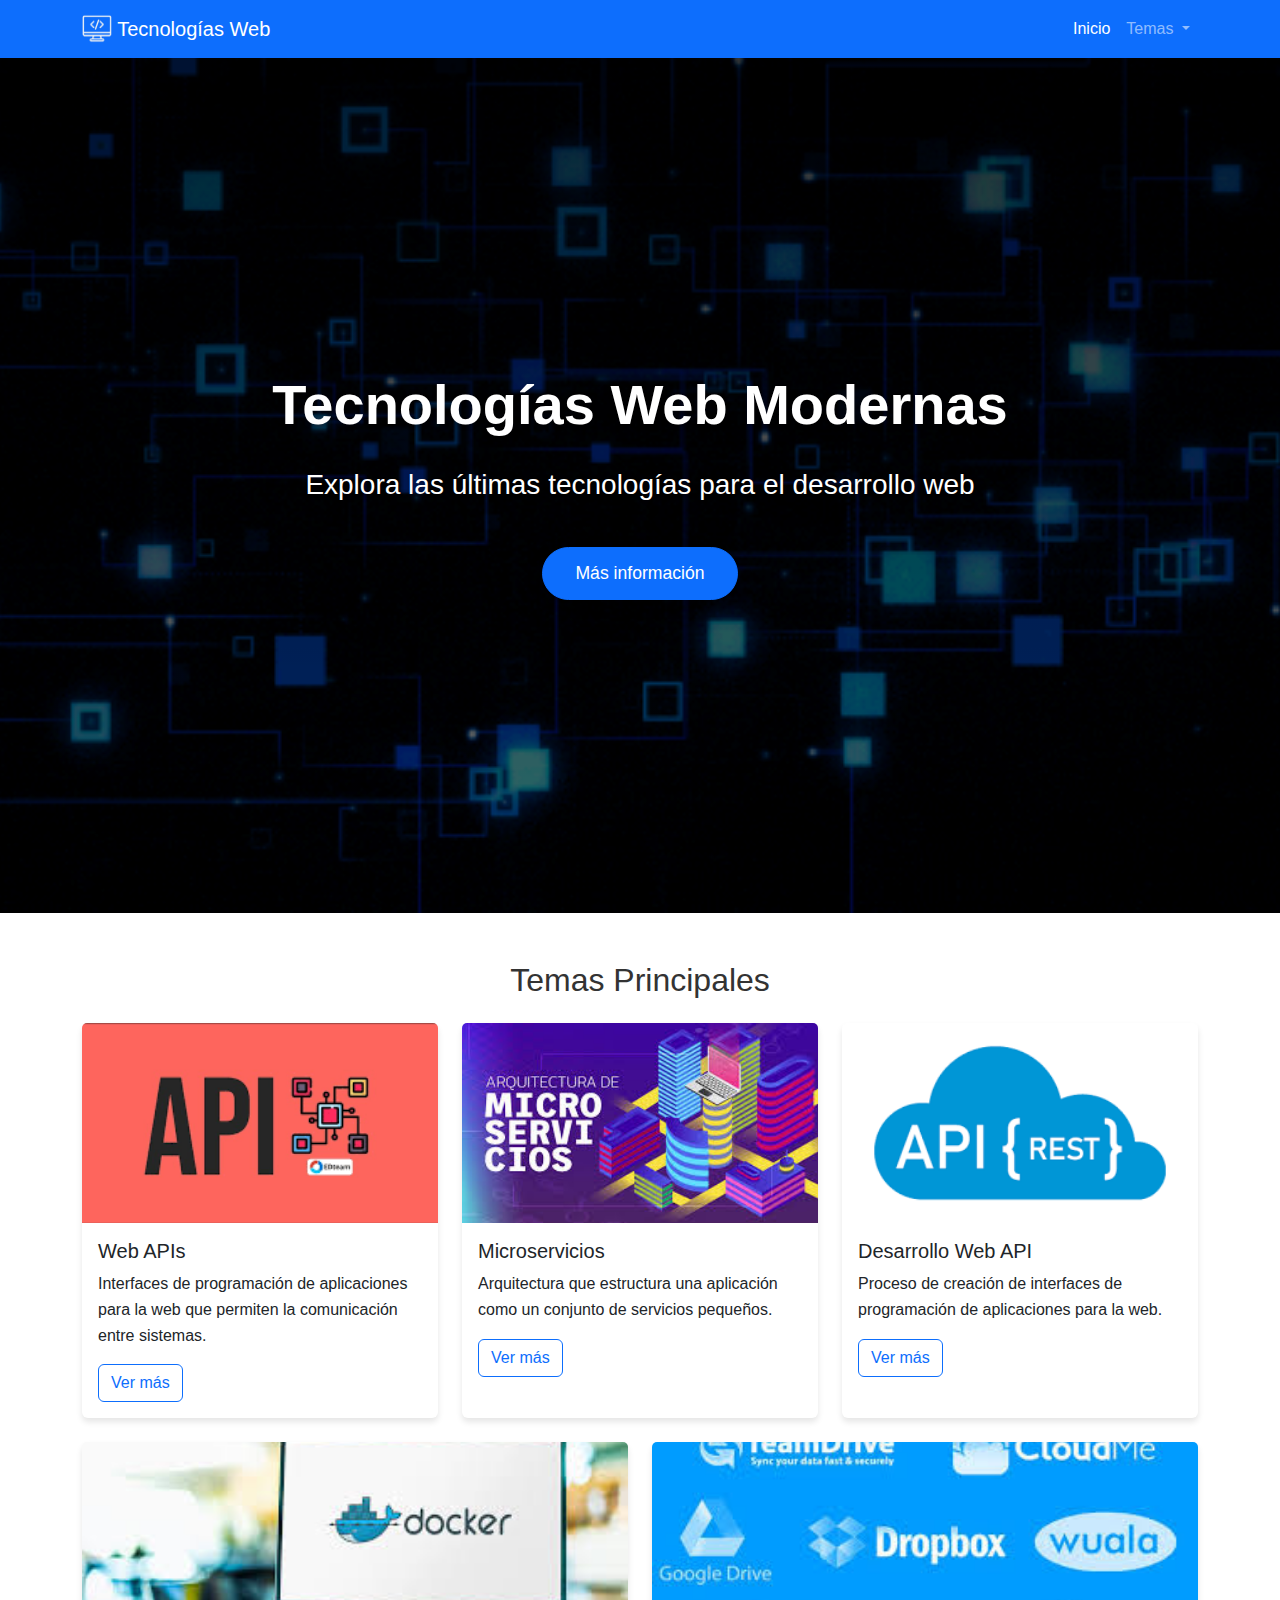
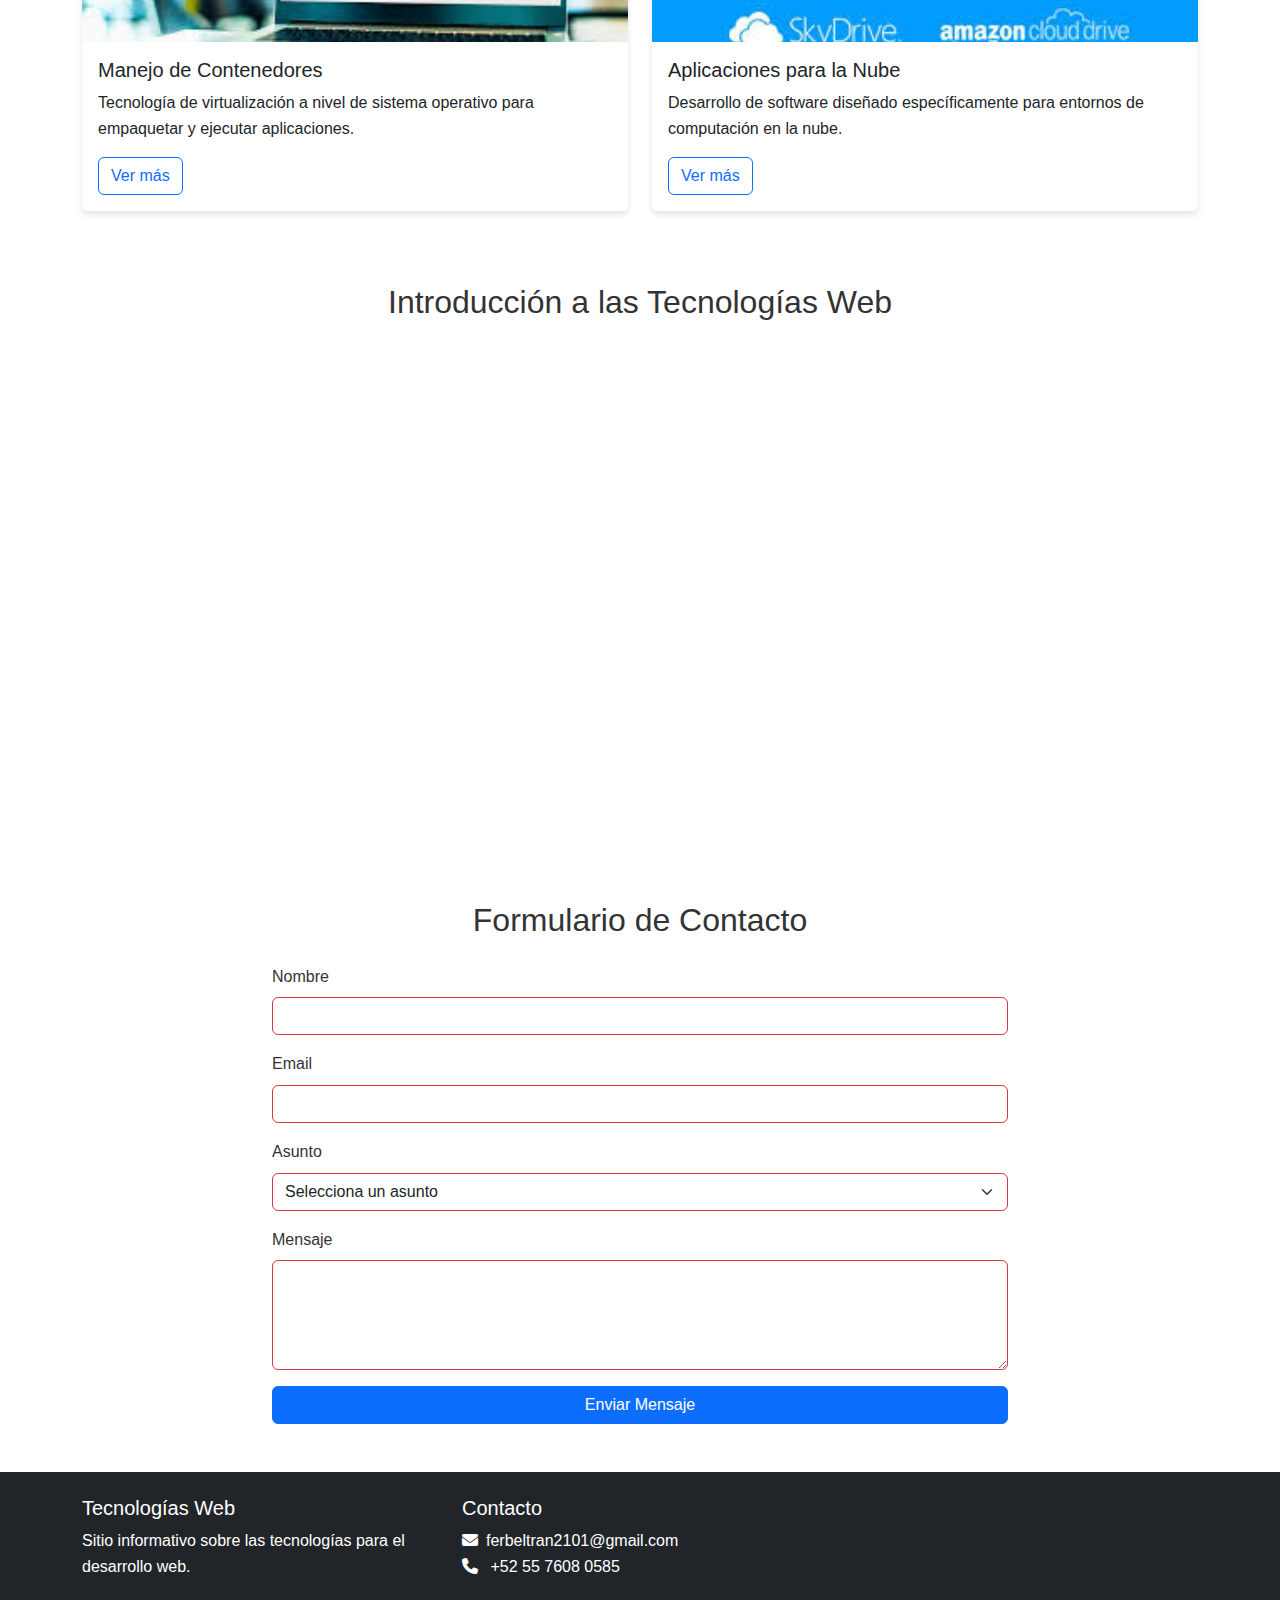
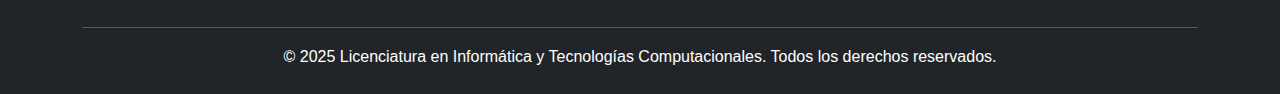
<file: index.html>
<!DOCTYPE html>
<html lang="es">
<head>
    <meta charset="UTF-8">
    <meta name="viewport" content="width=device-width, initial-scale=1.0">
    <title>Tecnologías Web Modernas</title>
    <link href="https://cdn.jsdelivr.net/npm/bootstrap@5.3.0/dist/css/bootstrap.min.css" rel="stylesheet">
    <link rel="stylesheet" href="https://cdnjs.cloudflare.com/ajax/libs/font-awesome/6.4.0/css/all.min.css">
    <link rel="stylesheet" href="css/estilo.css">
</head>
<body>
    <nav class="navbar navbar-expand-lg navbar-dark bg-primary sticky-top">
        <div class="container">
            <a class="navbar-brand" href="#">
                <img src="img/logo_p.png" alt="Logo" width="30" height="30" class="d-inline-block align-top">
                Tecnologías Web
            </a>
            <button class="navbar-toggler" type="button" data-bs-toggle="collapse" data-bs-target="#navbarNav">
                <span class="navbar-toggler-icon"></span>
            </button>
            <div class="collapse navbar-collapse" id="navbarNav">
                <ul class="navbar-nav ms-auto">
                    <li class="nav-item">
                        <a class="nav-link active" href="index.html">Inicio</a>
                    </li>
                    <li class="nav-item dropdown">
                        <a class="nav-link dropdown-toggle" href="#" id="navbarDropdown" role="button" data-bs-toggle="dropdown">
                            Temas
                        </a>
                        <ul class="dropdown-menu">
                            <li><a class="dropdown-item" href="temas/web-apis.html">Web APIs</a></li>
                            <li><a class="dropdown-item" href="temas/microservicios.html">Microservicios</a></li>
                            <li><a class="dropdown-item" href="temas/desarrollo-web-api.html">Desarrollo Web API</a></li>
                            <li><a class="dropdown-item" href="temas/contenedores.html">Contenedores</a></li>
                            <li><a class="dropdown-item" href="temas/aplicaciones-nube.html">Aplicaciones en la Nube</a></li>
                        </ul>
                    </li>
                </ul>
            </div>
        </div>
    </nav>

    <header class="hero" style="--hero-bg: url('../img/header.gif')">
        <div class="hero-overlay"></div>
        <div class="container hero-content">
            <h1>Tecnologías Web Modernas</h1>
            <p class="lead">Explora las últimas tecnologías para el desarrollo web</p>
            <button class="btn btn-primary btn-lg" data-bs-toggle="modal" data-bs-target="#infoModal">
                Más información
            </button>
        </div>
    </header>

    <main class="container my-5">
        <section class="mb-5">
            <h2 class="text-center mb-4">Temas Principales</h2>
            <div class="row">
                <div class="col-md-4 mb-4">
                    <div class="card h-100">
                        <img src="img/API_P.png" class="card-img-top" alt="Web APIs">
                        <div class="card-body">
                            <h5 class="card-title">Web APIs</h5>
                            <p class="card-text">Interfaces de programación de aplicaciones para la web que permiten la comunicación entre sistemas.</p>
                            <a href="temas/web-apis.html" class="btn btn-outline-primary">Ver más</a>
                        </div>
                    </div>
                </div>
                
                <div class="col-md-4 mb-4">
                    <div class="card h-100">
                        <img src="img/Micro_p.jpg" class="card-img-top" alt="Microservicios">
                        <div class="card-body">
                            <h5 class="card-title">Microservicios</h5>
                            <p class="card-text">Arquitectura que estructura una aplicación como un conjunto de servicios pequeños.</p>
                            <a href="temas/microservicios.html" class="btn btn-outline-primary">Ver más</a>
                        </div>
                    </div>
                </div>
                
                <div class="col-md-4 mb-4">
                    <div class="card h-100">
                        <img src="img/des_api.png" class="card-img-top" alt="Desarrollo Web API">
                        <div class="card-body">
                            <h5 class="card-title">Desarrollo Web API</h5>
                            <p class="card-text">Proceso de creación de interfaces de programación de aplicaciones para la web.</p>
                            <a href="temas/desarrollo-web-api.html" class="btn btn-outline-primary">Ver más</a>
                        </div>
                    </div>
                </div>
            </div>
            
            <div class="row">
                <div class="col-md-6 mb-4">
                    <div class="card h-100">
                        <img src="img/contenedor_p.jpg" class="card-img-top" alt="Contenedores">
                        <div class="card-body">
                            <h5 class="card-title">Manejo de Contenedores</h5>
                            <p class="card-text">Tecnología de virtualización a nivel de sistema operativo para empaquetar y ejecutar aplicaciones.</p>
                            <a href="temas/contenedores.html" class="btn btn-outline-primary">Ver más</a>
                        </div>
                    </div>
                </div>

                <div class="col-md-6 mb-4">
                    <div class="card h-100">
                        <img src="img/nube_p.jpg" class="card-img-top" alt="Aplicaciones Nube">
                        <div class="card-body">
                            <h5 class="card-title">Aplicaciones para la Nube</h5>
                            <p class="card-text">Desarrollo de software diseñado específicamente para entornos de computación en la nube.</p>
                            <a href="temas/aplicaciones-nube.html" class="btn btn-outline-primary">Ver más</a>
                        </div>
                    </div>
                </div>
            </div>
        </section>


        <section class="mb-5">
            <h2 class="text-center mb-4">Introducción a las Tecnologías Web</h2>
            <div class="ratio-16x9 text-center align-items-center">
                <iframe width="900" height="500" src="https://www.youtube.com/embed/4UnSmK5ud_A?si=0DFsfhfZESuBRhcg&amp;start=1"
                 title="YouTube video player" 
                 frameborder="0" 
                 allow="accelerometer; autoplay; clipboard-write; encrypted-media; gyroscope; picture-in-picture; web-share" 
                 referrerpolicy="strict-origin-when-cross-origin" allowfullscreen>
                </iframe>
            </div>
        </section>


        <section class="mb-5">
            <h2 class="text-center mb-4">Formulario de Contacto</h2>
            <div class="row justify-content-center">
                <div class="col-md-8">
                    <form id="contactForm" class="needs-validation" action="mailto:al351710@edu.uaa.mx" method="POST" enctype="text/plain">
                        <div class="mb-3">
                            <label for="nombre" class="form-label">Nombre</label>
                            <input type="text" class="form-control" id="nombre" required>
                            <div class="invalid-feedback">
                                Por favor ingresa tu nombre.
                            </div>
                        </div>
                        <div class="mb-3">
                            <label for="email" class="form-label">Email</label>
                            <input type="email" class="form-control" id="email" required>
                            <div class="invalid-feedback">
                                Por favor ingresa un email válido.
                            </div>
                        </div>
                        <div class="mb-3">
                            <label for="asunto" class="form-label">Asunto</label>
                            <select class="form-select" id="asunto" required>
                                <option value="" selected disabled>Selecciona un asunto</option>
                                <option value="consulta">Consulta</option>
                                <option value="soporte">Soporte técnico</option>
                                <option value="colaboracion">Colaboración</option>
                            </select>
                            <div class="invalid-feedback">
                                Por favor selecciona un asunto.
                            </div>
                        </div>
                        <div class="mb-3">
                            <label for="mensaje" class="form-label">Mensaje</label>
                            <textarea class="form-control" id="mensaje" rows="4" required></textarea>
                            <div class="invalid-feedback">
                                Por favor escribe tu mensaje.
                            </div>
                        </div>
                        <div class="d-grid">
                            <button type="submit" class="btn btn-primary">Enviar Mensaje</button>
                        </div>
                    </form>
                </div>
            </div>
        </section>
    </main>

    <footer class="bg-dark text-white py-4">
        <div class="container">
            <div class="row">
                <div class="col-md-4 mb-3">
                    <h5>Tecnologías Web</h5>
                    <p>Sitio informativo sobre las tecnologías para el desarrollo web.</p>
                </div>
                <div class="col-md-4 mb-3">
                    <h5>Contacto</h5>
                    <ul class="list-unstyled">
                        <li><i class="fas fa-envelope me-2"></i>ferbeltran2101@gmail.com</li>
                        <li><i class="fas fa-phone me-2"></i> +52 55 7608 0585</li>
                    </ul>
                </div>
            </div>
            <hr>
            <div class="text-center">
                <p class="mb-0">&copy; 2025 Licenciatura en Informática y Tecnologías Computacionales. Todos los derechos reservados.</p>
            </div>
        </div>
    </footer>

    <!-- Modal Información -->
    <div class="modal fade" id="infoModal" tabindex="-1" aria-labelledby="infoModalLabel" aria-hidden="true">
        <div class="modal-dialog">
            <div class="modal-content">
                <div class="modal-header">
                    <h5 class="modal-title" id="infoModalLabel">Acerca de este sitio</h5>
                    <button type="button" class="btn-close" data-bs-dismiss="modal" aria-label="Close"></button>
                </div>
                <div class="modal-body">
                    <p>Este sitio web fue desarrollado como proyecto para la materia de Desarrollo Web de la Licenciatura en Informática y Tecnologías Computacionales.</p>
                    <p>El objetivo es presentar información sobre las tecnologías web modernas como Web APIs, microservicios, contenedores y desarrollo para la nube.</p>
                </div>
                <div class="modal-footer">
                    <button type="button" class="btn btn-secondary" data-bs-dismiss="modal">Cerrar</button>
                </div>
            </div>
        </div>
    </div>


    <div class="modal fade" id="contactoModal" tabindex="-1" aria-labelledby="contactoModalLabel" aria-hidden="true">
        <div class="modal-dialog">
            <div class="modal-content">
                <div class="modal-header">
                    <h5 class="modal-title" id="contactoModalLabel">Contacto</h5>
                    <button type="button" class="btn-close" data-bs-dismiss="modal" aria-label="Close"></button>
                </div>
                <div class="modal-body">
                    <form>
                        <div class="mb-3">
                            <label for="modalNombre" class="form-label">Nombre</label>
                            <input type="text" class="form-control" id="modalNombre">
                        </div>
                        <div class="mb-3">
                            <label for="modalEmail" class="form-label">Email</label>
                            <input type="email" class="form-control" id="modalEmail">
                        </div>
                        <div class="mb-3">
                            <label for="modalMensaje" class="form-label">Mensaje</label>
                            <textarea class="form-control" id="modalMensaje" rows="3"></textarea>
                        </div>
                    </form>
                </div>
                <div class="modal-footer">
                    <button type="button" class="btn btn-secondary" data-bs-dismiss="modal">Cerrar</button>
                    <button type="button" class="btn btn-primary">Enviar</button>
                </div>
            </div>
        </div>
    </div>

    <script src="https://cdn.jsdelivr.net/npm/bootstrap@5.3.0/dist/js/bootstrap.bundle.min.js"></script>

    <script src="js/script.js"></script>
</body>
</html>
</file>
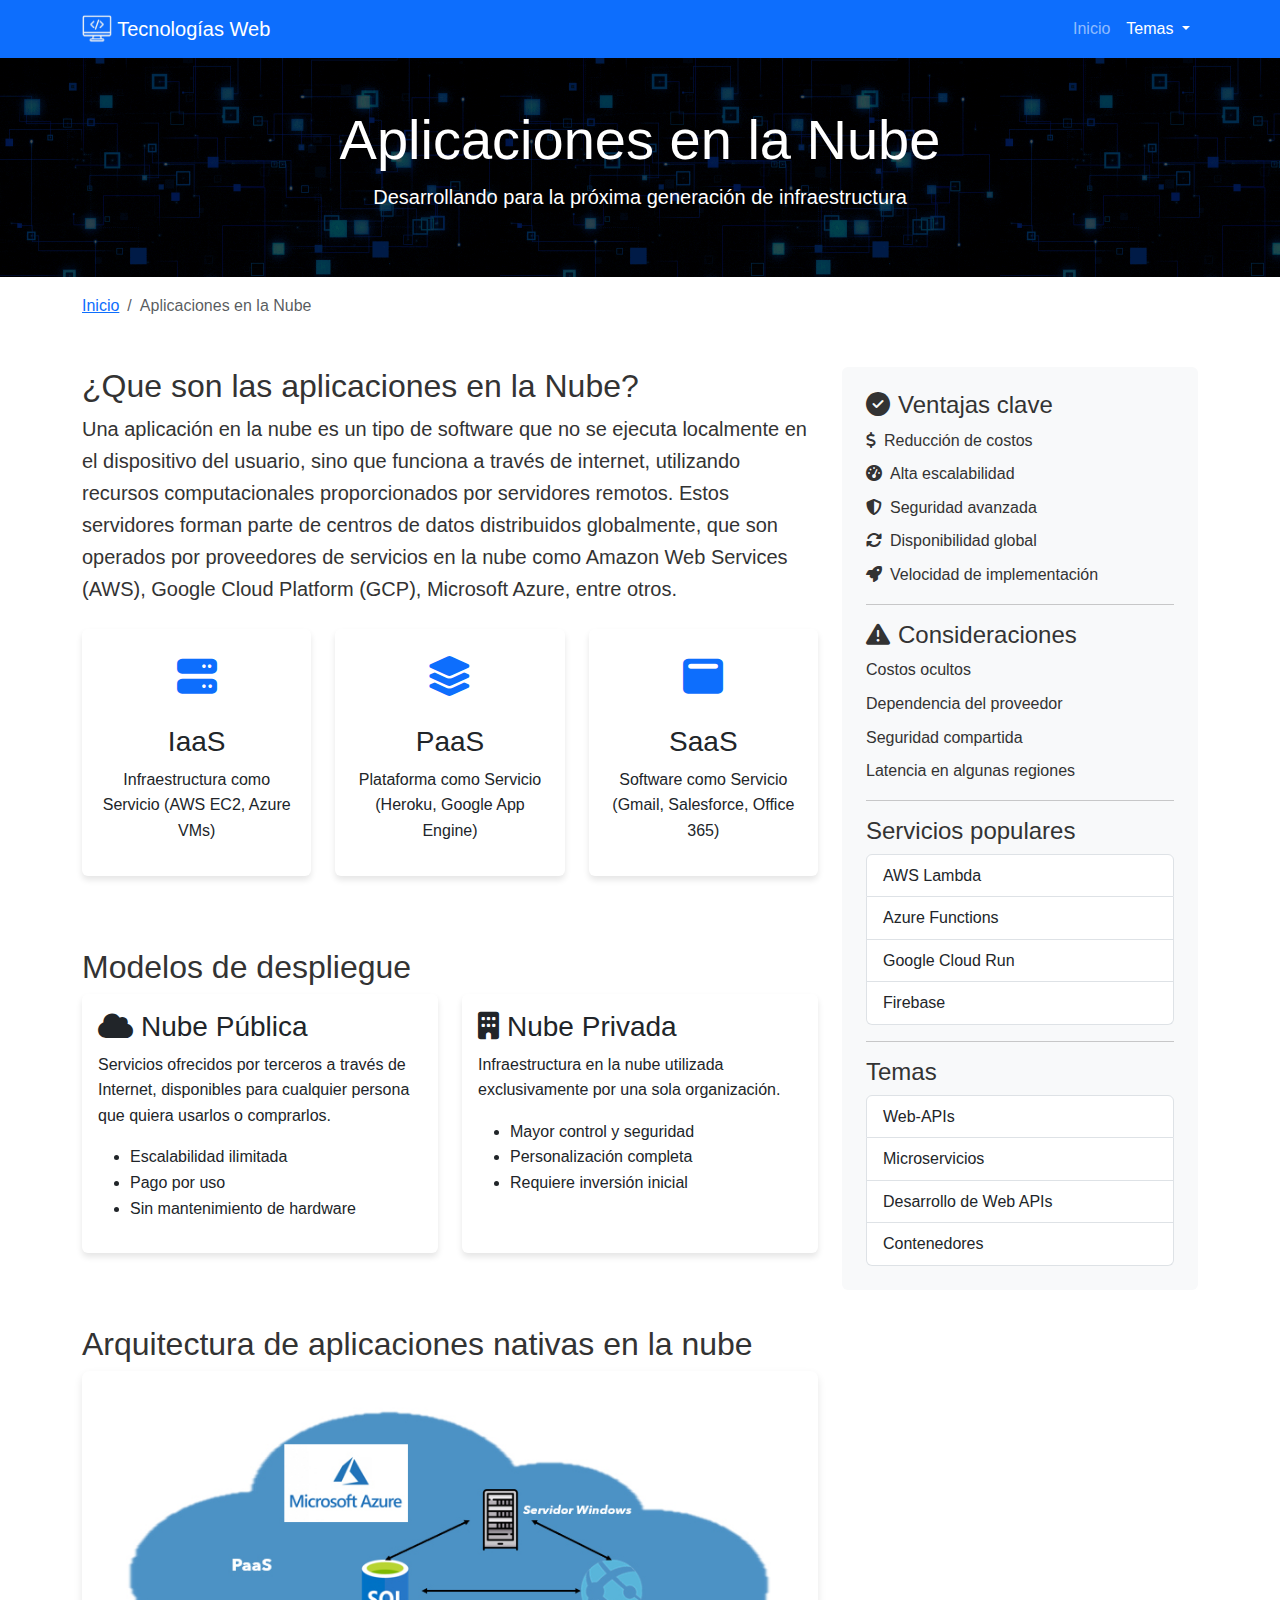
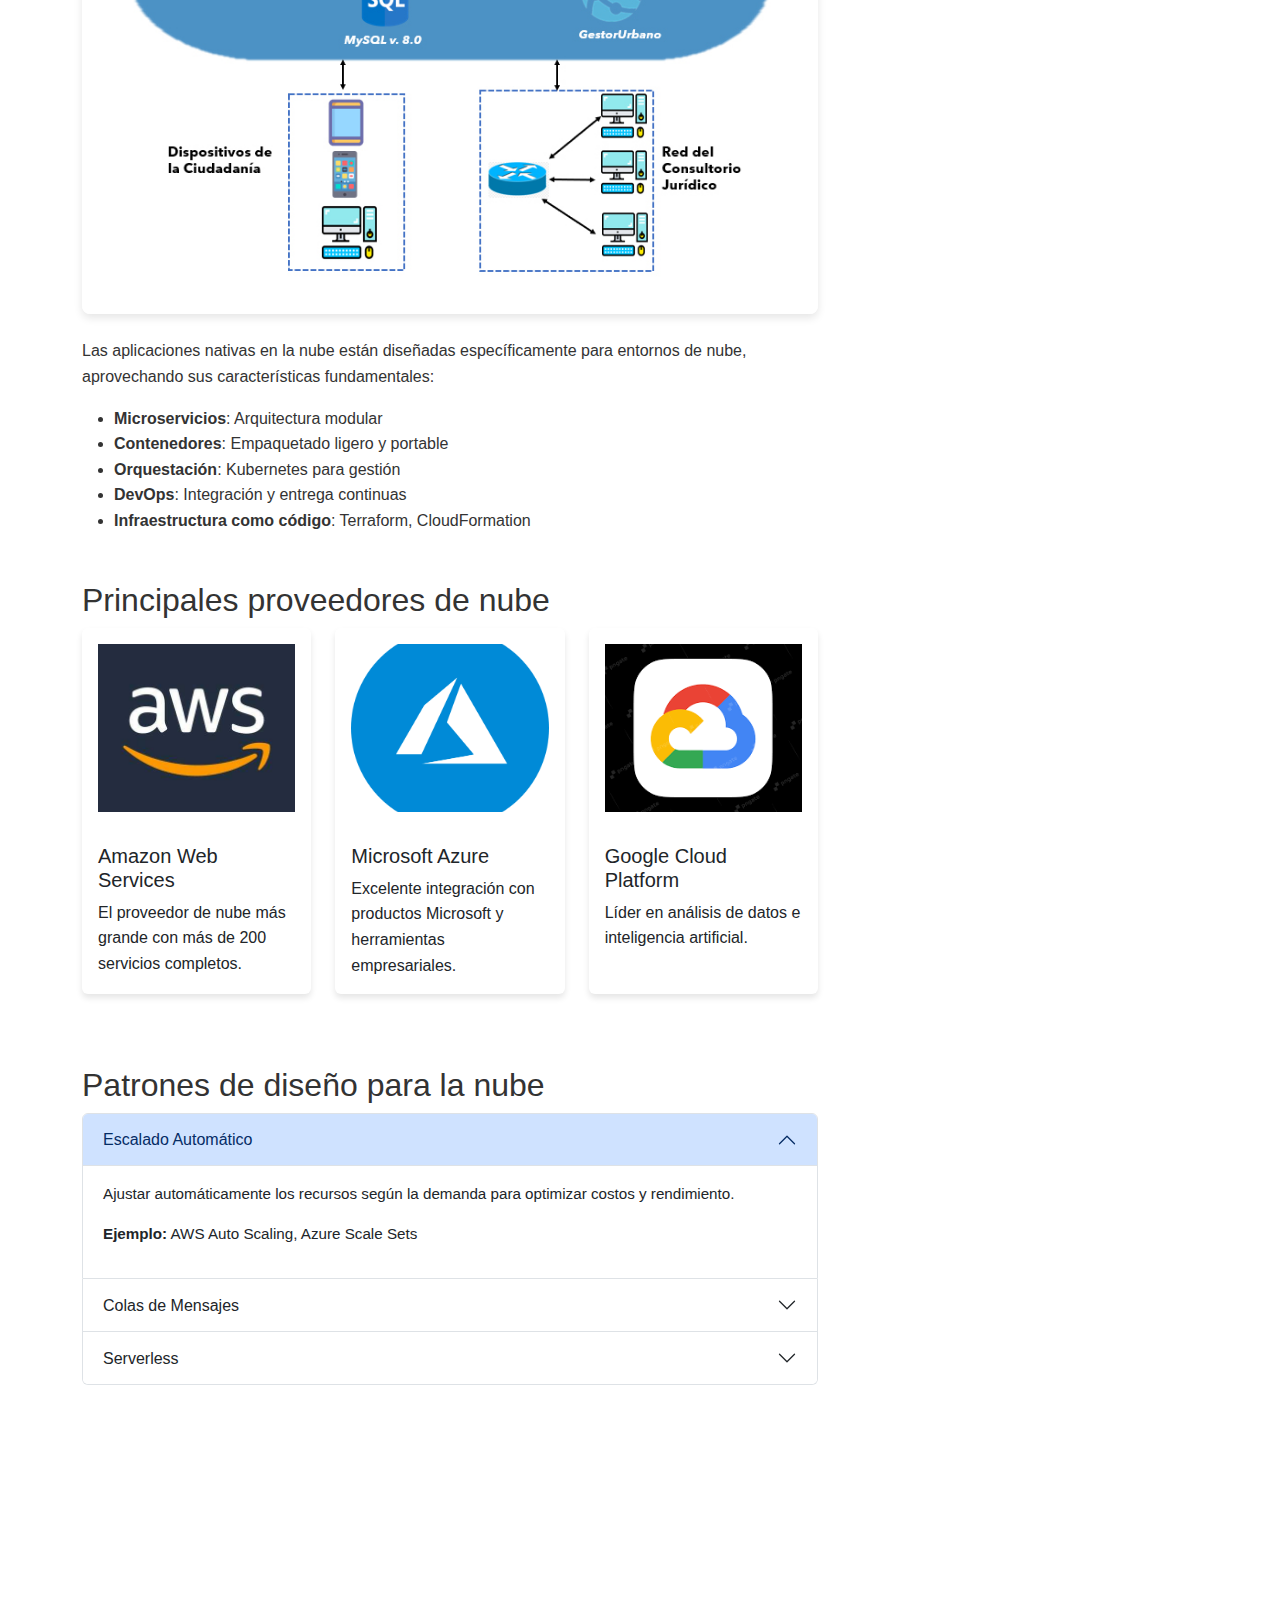
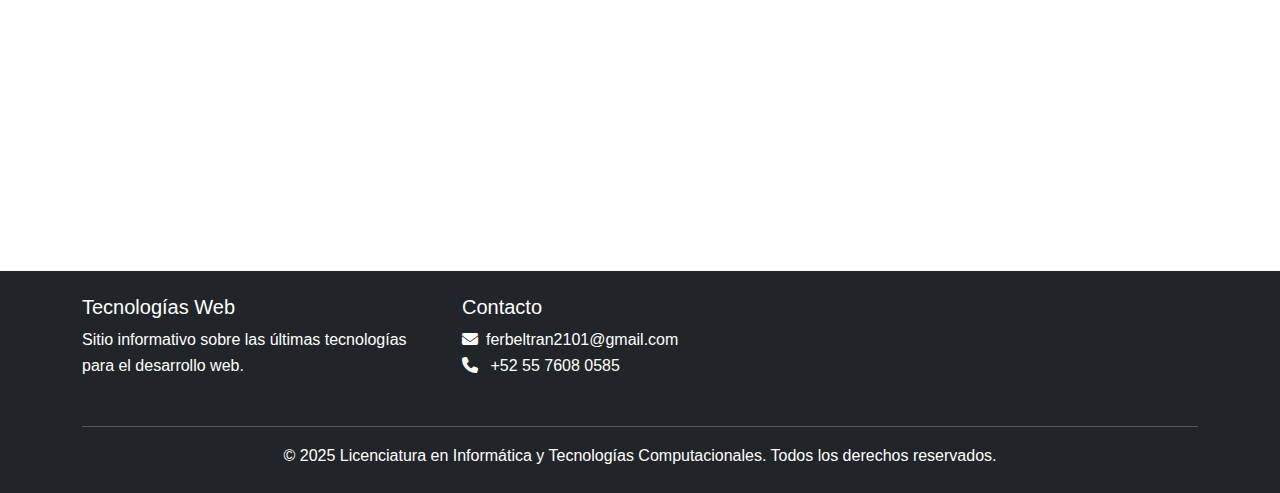
<file: temas/aplicaciones-nube.html>
<!DOCTYPE html>
<html lang="es">
<head>
    <meta charset="UTF-8">
    <meta name="viewport" content="width=device-width, initial-scale=1.0">
    <title>Aplicaciones Nube | Tecnologías Web</title>
    <link href="https://cdn.jsdelivr.net/npm/bootstrap@5.3.0/dist/css/bootstrap.min.css" rel="stylesheet">
    <link rel="stylesheet" href="https://cdnjs.cloudflare.com/ajax/libs/font-awesome/6.4.0/css/all.min.css">
    <link rel="stylesheet" href="../css/estilo.css">
    <style>
        .cloud-service-card {
            transition: transform 0.3s;
            height: 100%;
        }
        .cloud-service-card:hover {
            transform: translateY(-5px);
        }
        .service-icon {
            font-size: 2.5rem;
            margin-bottom: 1rem;
            color: #0d6efd;
        }
        .architecture-diagram {
            max-width: 100%;
            height: auto;
            border-radius: 8px;
            box-shadow: 0 4px 8px rgba(0,0,0,0.1);
        }
    </style>
</head>
<body>
    <nav class="navbar navbar-expand-lg navbar-dark bg-primary sticky-top">
        <div class="container">
            <a class="navbar-brand" href="../index.html">
                <img src="../img/logo_p.png" alt="Logo" width="30" height="30" class="d-inline-block align-top">
                Tecnologías Web
            </a>
            <button class="navbar-toggler" type="button" data-bs-toggle="collapse" data-bs-target="#navbarNav">
                <span class="navbar-toggler-icon"></span>
            </button>
            <div class="collapse navbar-collapse" id="navbarNav">
                <ul class="navbar-nav ms-auto">
                    <li class="nav-item">
                        <a class="nav-link" href="../index.html">Inicio</a>
                    </li>
                    <li class="nav-item dropdown">
                        <a class="nav-link dropdown-toggle active" href="#" id="navbarDropdown" role="button" data-bs-toggle="dropdown">
                            Temas
                        </a>
                        <ul class="dropdown-menu">
                            <li><a class="dropdown-item" href="web-apis.html">Web APIs</a></li>
                            <li><a class="dropdown-item" href="microservicios.html">Microservicios</a></li>
                            <li><a class="dropdown-item" href="desarrollo-web-api.html">Desarrollo Web API</a></li>
                            <li><a class="dropdown-item" href="contenedores.html">Contenedores</a></li>
                            <li><a class="dropdown-item active" href="aplicaciones-nube.html">Aplicaciones en la Nube</a></li>
                        </ul>
                    </li>
                </ul>
            </div>
        </div>
    </nav>

    <header class="hero-subpage bg-dark text-white py-5" style="background-image: linear-gradient(rgba(0, 0, 0, 0.7), rgba(0, 0, 0, 0.7)), url('../img/header.gif');">
        <div class="container text-center">
            <h1 class="display-4">Aplicaciones en la Nube</h1>
            <p class="lead">Desarrollando para la próxima generación de infraestructura</p>
        </div>
    </header>

    <nav aria-label="breadcrumb" class="container mt-3">
        <ol class="breadcrumb">
            <li class="breadcrumb-item"><a href="../index.html">Inicio</a></li>
            <li class="breadcrumb-item active" aria-current="page">Aplicaciones en la Nube</li>
        </ol>
    </nav>

    <main class="container my-5">
        <div class="row">
            <div class="col-lg-8">
                <article>
                    <section class="mb-5">
                        <h2>¿Que son las aplicaciones en la Nube?</h2>
                        <p class="lead">Una aplicación en la nube es un tipo de software que no se ejecuta localmente en el dispositivo del usuario, sino que funciona a través de internet, utilizando recursos computacionales proporcionados por servidores remotos. Estos servidores forman parte de centros de datos distribuidos globalmente, que son operados por proveedores de servicios en la nube como Amazon Web Services (AWS), Google Cloud Platform (GCP), Microsoft Azure, entre otros.</p>
                        
                        <div class="row mt-4">
                            <div class="col-md-4 mb-4">
                                <div class="card cloud-service-card">
                                    <div class="card-body text-center">
                                        <div class="service-icon"><i class="fas fa-server"></i></div>
                                        <h3>IaaS</h3>
                                        <p>Infraestructura como Servicio (AWS EC2, Azure VMs)</p>
                                    </div>
                                </div>
                            </div>
                            <div class="col-md-4 mb-4">
                                <div class="card cloud-service-card">
                                    <div class="card-body text-center">
                                        <div class="service-icon"><i class="fas fa-layer-group"></i></div>
                                        <h3>PaaS</h3>
                                        <p>Plataforma como Servicio (Heroku, Google App Engine)</p>
                                    </div>
                                </div>
                            </div>
                            <div class="col-md-4 mb-4">
                                <div class="card cloud-service-card">
                                    <div class="card-body text-center">
                                        <div class="service-icon"><i class="fas fa-window-maximize"></i></div>
                                        <h3>SaaS</h3>
                                        <p>Software como Servicio (Gmail, Salesforce, Office 365)</p>
                                    </div>
                                </div>
                            </div>
                        </div>
                    </section>

                    <section class="mb-5">
                        <h2>Modelos de despliegue</h2>
                        <div class="row">
                            <div class="col-md-6 mb-4">
                                <div class="card h-100">
                                    <div class="card-body">
                                        <h3><i class="fas fa-cloud me-2"></i>Nube Pública</h3>
                                        <p>Servicios ofrecidos por terceros a través de Internet, disponibles para cualquier persona que quiera usarlos o comprarlos.</p>
                                        <ul>
                                            <li>Escalabilidad ilimitada</li>
                                            <li>Pago por uso</li>
                                            <li>Sin mantenimiento de hardware</li>
                                        </ul>
                                    </div>
                                </div>
                            </div>
                            <div class="col-md-6 mb-4">
                                <div class="card h-100">
                                    <div class="card-body">
                                        <h3><i class="fas fa-building me-2"></i>Nube Privada</h3>
                                        <p>Infraestructura en la nube utilizada exclusivamente por una sola organización.</p>
                                        <ul>
                                            <li>Mayor control y seguridad</li>
                                            <li>Personalización completa</li>
                                            <li>Requiere inversión inicial</li>
                                        </ul>
                                    </div>
                                </div>
                            </div>
                        </div>
                    </section>

                    <section class="mb-5">
                        <h2>Arquitectura de aplicaciones nativas en la nube</h2>
                        <img src="../img/arquitectura_APPnube.jpg" alt="Arquitectura nativa en la nube" class="architecture-diagram mb-4">
                        <p>Las aplicaciones nativas en la nube están diseñadas específicamente para entornos de nube, aprovechando sus características fundamentales:</p>
                        <ul>
                            <li><strong>Microservicios</strong>: Arquitectura modular</li>
                            <li><strong>Contenedores</strong>: Empaquetado ligero y portable</li>
                            <li><strong>Orquestación</strong>: Kubernetes para gestión</li>
                            <li><strong>DevOps</strong>: Integración y entrega continuas</li>
                            <li><strong>Infraestructura como código</strong>: Terraform, CloudFormation</li>
                        </ul>
                    </section>

                    <section class="mb-5">
                        <h2>Principales proveedores de nube</h2>
                        <div class="row">
                            <div class="col-md-4 mb-4">
                                <div class="card h-100">
                                    <img src="../img/AWS-logo.jpg" class="card-img-top p-3" alt="AWS">
                                    <div class="card-body">
                                        <h5 class="card-title">Amazon Web Services</h5>
                                        <p class="card-text">El proveedor de nube más grande con más de 200 servicios completos.</p>
                                    </div>
                                </div>
                            </div>
                            <div class="col-md-4 mb-4">
                                <div class="card h-100">
                                    <img src="../img/Azure_logo.png" class="card-img-top p-3" alt="Azure">
                                    <div class="card-body">
                                        <h5 class="card-title">Microsoft Azure</h5>
                                        <p class="card-text">Excelente integración con productos Microsoft y herramientas empresariales.</p>
                                    </div>
                                </div>
                            </div>
                            <div class="col-md-4 mb-4">
                                <div class="card h-100">
                                    <img src="../img/GCloude_logo.png" class="card-img-top p-3" alt="Google Cloud">
                                    <div class="card-body">
                                        <h5 class="card-title">Google Cloud Platform</h5>
                                        <p class="card-text">Líder en análisis de datos e inteligencia artificial.</p>
                                    </div>
                                </div>
                            </div>
                        </div>
                    </section>

                    <section>
                        <h2>Patrones de diseño para la nube</h2>
                        <div class="accordion mb-4" id="cloudPatternsAccordion">
                            <div class="accordion-item">
                                <h2 class="accordion-header" id="headingOne">
                                    <button class="accordion-button" type="button" data-bs-toggle="collapse" data-bs-target="#collapseOne">
                                        Escalado Automático
                                    </button>
                                </h2>
                                <div id="collapseOne" class="accordion-collapse collapse show" aria-labelledby="headingOne" data-bs-parent="#cloudPatternsAccordion">
                                    <div class="accordion-body">
                                        <p>Ajustar automáticamente los recursos según la demanda para optimizar costos y rendimiento.</p>
                                        <p><strong>Ejemplo:</strong> AWS Auto Scaling, Azure Scale Sets</p>
                                    </div>
                                </div>
                            </div>
                            <div class="accordion-item">
                                <h2 class="accordion-header" id="headingTwo">
                                    <button class="accordion-button collapsed" type="button" data-bs-toggle="collapse" data-bs-target="#collapseTwo">
                                        Colas de Mensajes
                                    </button>
                                </h2>
                                <div id="collapseTwo" class="accordion-collapse collapse" aria-labelledby="headingTwo" data-bs-parent="#cloudPatternsAccordion">
                                    <div class="accordion-body">
                                        <p>Desacoplar componentes de la aplicación mediante colas de mensajes para mejorar la resiliencia.</p>
                                        <p><strong>Ejemplo:</strong> Amazon SQS, Azure Service Bus</p>
                                    </div>
                                </div>
                            </div>
                            <div class="accordion-item">
                                <h2 class="accordion-header" id="headingThree">
                                    <button class="accordion-button collapsed" type="button" data-bs-toggle="collapse" data-bs-target="#collapseThree">
                                        Serverless
                                    </button>
                                </h2>
                                <div id="collapseThree" class="accordion-collapse collapse" aria-labelledby="headingThree" data-bs-parent="#cloudPatternsAccordion">
                                    <div class="accordion-body">
                                        <p>Ejecutar código sin administrar servidores, pagando solo por el tiempo de ejecución real.</p>
                                        <p><strong>Ejemplo:</strong> AWS Lambda, Azure Functions</p>
                                    </div>
                                </div>
                            </div>
                        </div>

                        <div class="ratio ratio-16x9">
                            <iframe width="560" height="315" src="https://www.youtube.com/embed/x3Q5ivJbmuQ?si=omCLgqMpD2cXnWWE" 
                            title="YouTube video player" 
                            frameborder="0" 
                            allow="accelerometer; autoplay; clipboard-write; encrypted-media; gyroscope; picture-in-picture; web-share" 
                            referrerpolicy="strict-origin-when-cross-origin" allowfullscreen></iframe>
                        </div>
                    </section>
                </article>
            </div>
            
            <div class="col-lg-4">
                <aside class="bg-light p-4 rounded">
                    <h4><i class="fas fa-check-circle me-2"></i>Ventajas clave</h4>
                    <ul class="list-unstyled">
                        <li class="mb-2"><i class="fas fa-dollar-sign me-2"></i>Reducción de costos</li>
                        <li class="mb-2"><i class="fas fa-tachometer-alt me-2"></i>Alta escalabilidad</li>
                        <li class="mb-2"><i class="fas fa-shield-alt me-2"></i>Seguridad avanzada</li>
                        <li class="mb-2"><i class="fas fa-sync-alt me-2"></i>Disponibilidad global</li>
                        <li class="mb-2"><i class="fas fa-rocket me-2"></i>Velocidad de implementación</li>
                    </ul>
                    
                    <hr>
                    
                    <h4><i class="fas fa-exclamation-triangle me-2"></i>Consideraciones</h4>
                    <ul class="list-unstyled">
                        <li class="mb-2">Costos ocultos</li>
                        <li class="mb-2">Dependencia del proveedor</li>
                        <li class="mb-2">Seguridad compartida</li>
                        <li class="mb-2">Latencia en algunas regiones</li>
                    </ul>
                    
                    <hr>
                    
                    <h4>Servicios populares</h4>
                    <div class="list-group">
                        <a href="https://aws.amazon.com/es/lambda/" class="list-group-item list-group-item-action">AWS Lambda</a>
                        <a href="https://azure.microsoft.com/es-es/products/functions" class="list-group-item list-group-item-action">Azure Functions</a>
                        <a href="https://cloud.google.com/run?hl=es" class="list-group-item list-group-item-action">Google Cloud Run</a>
                        <a href="https://firebase.google.com/?hl=es-419" class="list-group-item list-group-item-action">Firebase</a>
                    </div>

                    <hr>

                    <h4>Temas</h4>
                    <div class="list-group">
                        <a href="web-apis.html" class="list-group-item list-group-item-action">Web-APIs</a>
                        <a href="microservicios.html" class="list-group-item list-group-item-action">Microservicios</a>
                        <a href="desarrollo-web-api.html" class="list-group-item list-group-item-action">Desarrollo de Web APIs</a>
                        <a href="contenedores.html" class="list-group-item list-group-item-action">Contenedores</a>
                    </div>
                </aside>
            </div>
        </div>
    </main>

    <!-- Footer -->
    <footer class="bg-dark text-white py-4">
        <div class="container">
            <div class="row">
                <div class="col-md-4 mb-3">
                    <h5>Tecnologías Web</h5>
                    <p>Sitio informativo sobre las últimas tecnologías para el desarrollo web.</p>
                </div>
                <div class="col-md-4 mb-3">
                    <h5>Contacto</h5>
                    <ul class="list-unstyled">
                        <li><i class="fas fa-envelope me-2"></i>ferbeltran2101@gmail.com</li>
                        <li><i class="fas fa-phone me-2"></i> +52 55 7608 0585</li>
                    </ul>
                </div>
            </div>
            <hr>
            <div class="text-center">
                <p class="mb-0">&copy; 2025 Licenciatura en Informática y Tecnologías Computacionales. Todos los derechos reservados.</p>
            </div>
        </div>
    </footer>


    <script src="https://cdn.jsdelivr.net/npm/bootstrap@5.3.0/dist/js/bootstrap.bundle.min.js"></script>

    <script src="../js/script.js"></script>
</body>
</html>
</file>
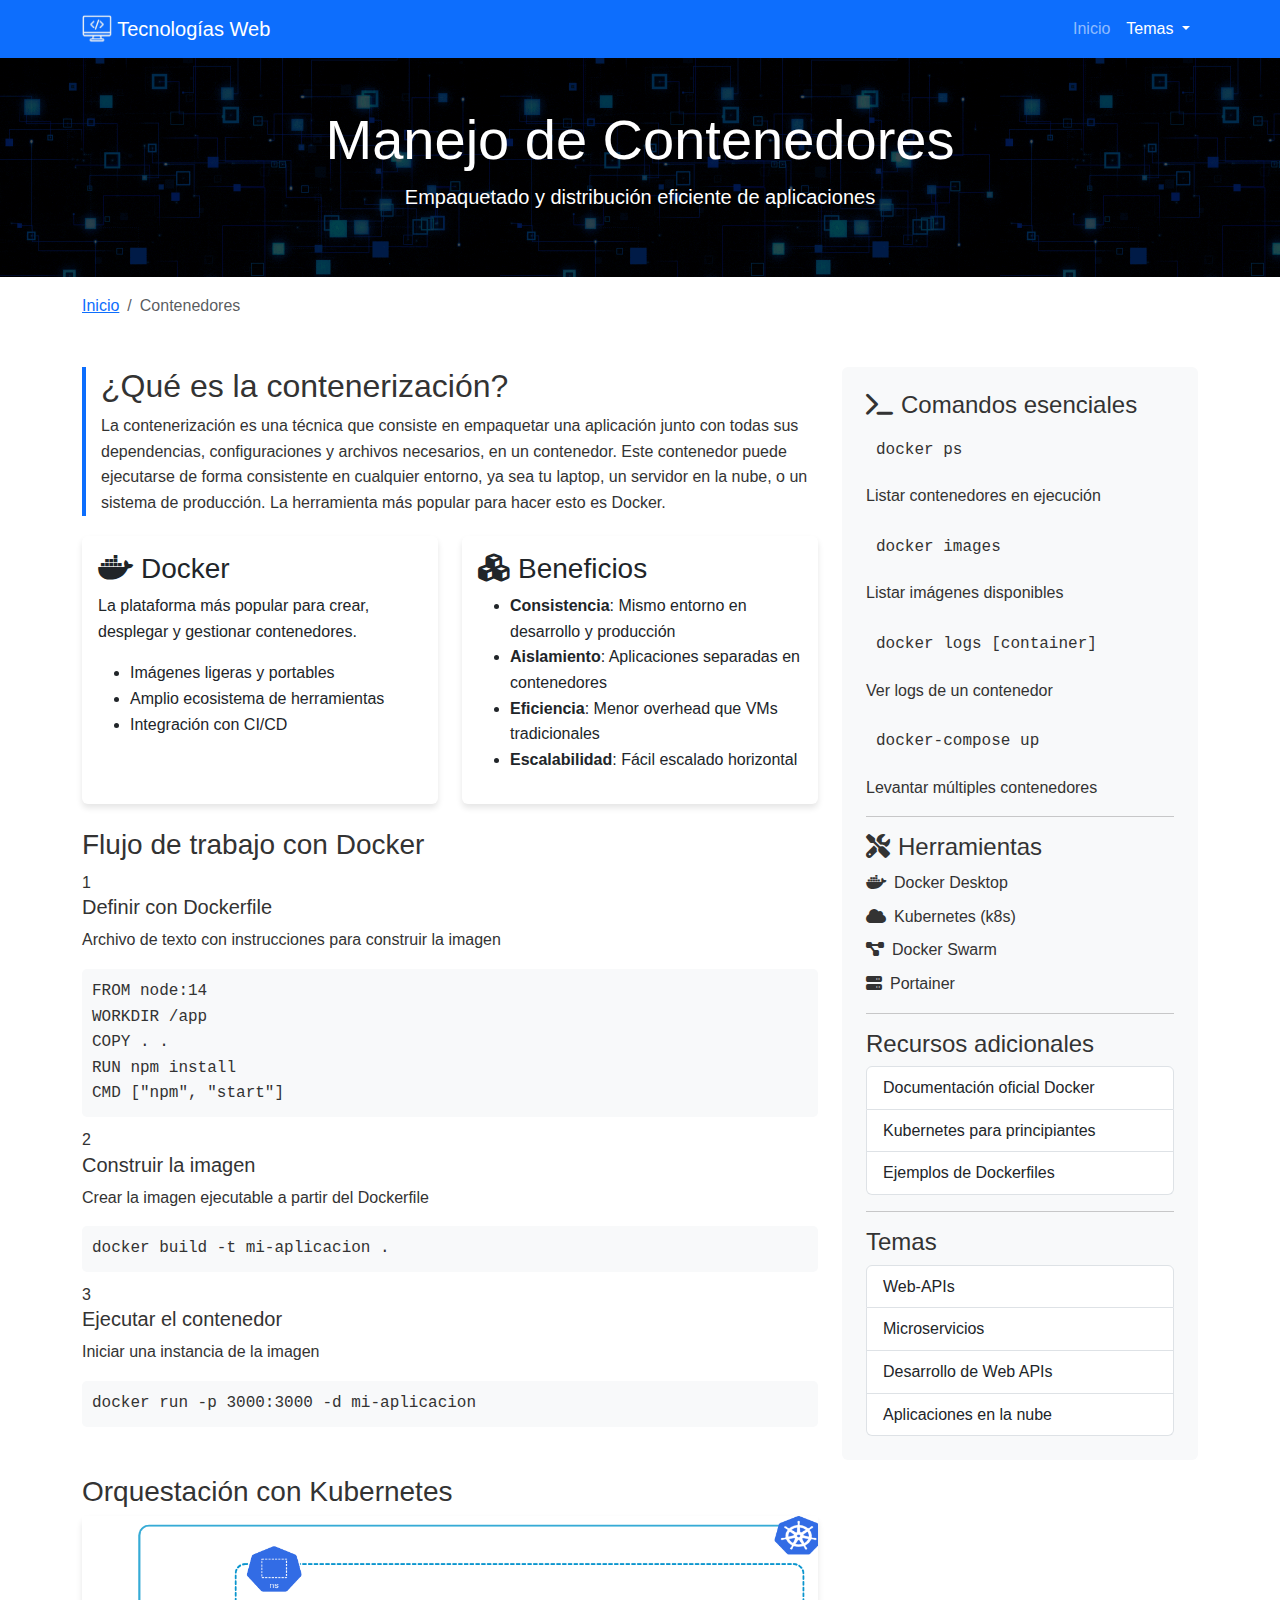
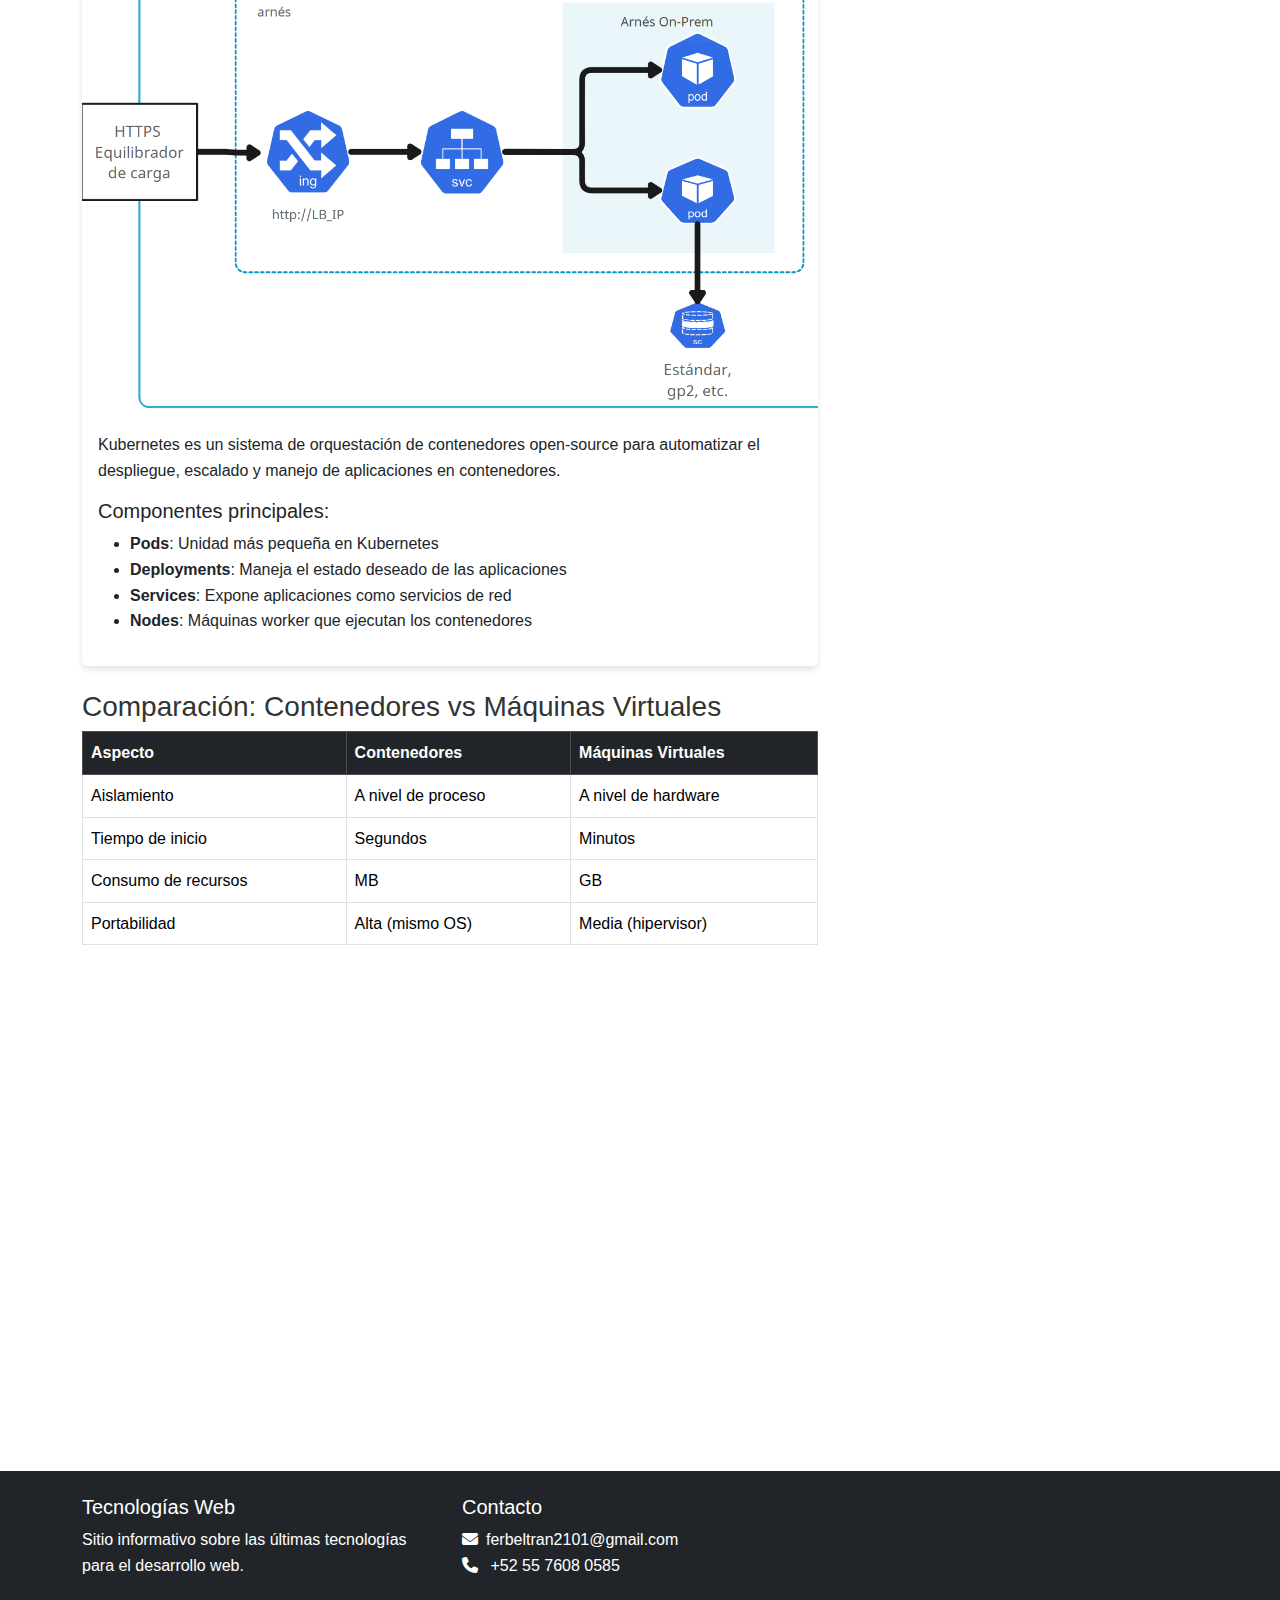
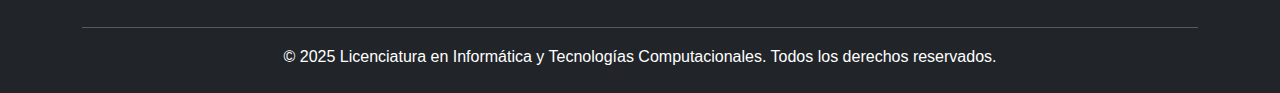
<file: temas/contenedores.html>
<!DOCTYPE html>
<html lang="es">
<head>
    <meta charset="UTF-8">
    <meta name="viewport" content="width=device-width, initial-scale=1.0">
    <title>Contenedores | Tecnologías Web</title>
    <link href="https://cdn.jsdelivr.net/npm/bootstrap@5.3.0/dist/css/bootstrap.min.css" rel="stylesheet">
    <link rel="stylesheet" href="https://cdnjs.cloudflare.com/ajax/libs/font-awesome/6.4.0/css/all.min.css">
    <link rel="stylesheet" href="../css/estilo.css">
    <style>
        .container-feature {
            border-left: 4px solid #0d6efd;
            padding-left: 15px;
            margin-bottom: 20px;
        }
        .cli-command {
            background-color: #f8f9fa;
            border-radius: 5px;
            padding: 10px;
            font-family: monospace;
            margin-bottom: 10px;
        }
    </style>
</head>
<body>
    <nav class="navbar navbar-expand-lg navbar-dark bg-primary sticky-top">
        <div class="container">
            <a class="navbar-brand" href="../index.html">
                <img src="../img/logo_p.png" alt="Logo" width="30" height="30" class="d-inline-block align-top">
                Tecnologías Web
            </a>
            <button class="navbar-toggler" type="button" data-bs-toggle="collapse" data-bs-target="#navbarNav">
                <span class="navbar-toggler-icon"></span>
            </button>
            <div class="collapse navbar-collapse" id="navbarNav">
                <ul class="navbar-nav ms-auto">
                    <li class="nav-item">
                        <a class="nav-link" href="../index.html">Inicio</a>
                    </li>
                    <li class="nav-item dropdown">
                        <a class="nav-link dropdown-toggle active" href="#" id="navbarDropdown" role="button" data-bs-toggle="dropdown">
                            Temas
                        </a>
                        <ul class="dropdown-menu">
                            <li><a class="dropdown-item" href="web-apis.html">Web APIs</a></li>
                            <li><a class="dropdown-item" href="microservicios.html">Microservicios</a></li>
                            <li><a class="dropdown-item" href="desarrollo-web-api.html">Desarrollo Web API</a></li>
                            <li><a class="dropdown-item active" href="contenedores.html">Contenedores</a></li>
                            <li><a class="dropdown-item" href="aplicaciones-nube.html">Aplicaciones en la Nube</a></li>
                        </ul>
                    </li>
                </ul>
            </div>
        </div>
    </nav>

    <header class="hero-subpage bg-dark text-white py-5" style="background-image: linear-gradient(rgba(0, 0, 0, 0.7), rgba(0, 0, 0, 0.7)), url('../img/header.gif');">
        <div class="container text-center">
            <h1 class="display-4">Manejo de Contenedores</h1>
            <p class="lead">Empaquetado y distribución eficiente de aplicaciones</p>
        </div>
    </header>

    <nav aria-label="breadcrumb" class="container mt-3">
        <ol class="breadcrumb">
            <li class="breadcrumb-item"><a href="../index.html">Inicio</a></li>
            <li class="breadcrumb-item active" aria-current="page">Contenedores</li>
        </ol>
    </nav>

    <main class="container my-5">
        <div class="row">
            <div class="col-lg-8">
                <article>
                    <div class="container-feature">
                        <h2>¿Qué es la contenerización?</h2>
                        <p>La contenerización es una técnica que consiste en empaquetar una aplicación junto con todas sus dependencias, configuraciones y archivos necesarios, en un contenedor. Este contenedor puede ejecutarse de forma consistente en cualquier entorno, ya sea tu laptop, un servidor en la nube, o un sistema de producción.

                            La herramienta más popular para hacer esto es Docker.</p>
                    </div>

                    <div class="row mb-4">
                        <div class="col-md-6">
                            <div class="card h-100">
                                <div class="card-body">
                                    <h3 class="card-title"><i class="fab fa-docker me-2"></i>Docker</h3>
                                    <p class="card-text">La plataforma más popular para crear, desplegar y gestionar contenedores.</p>
                                    <ul>
                                        <li>Imágenes ligeras y portables</li>
                                        <li>Amplio ecosistema de herramientas</li>
                                        <li>Integración con CI/CD</li>
                                    </ul>
                                </div>
                            </div>
                        </div>
                        <div class="col-md-6">
                            <div class="card h-100">
                                <div class="card-body">
                                    <h3 class="card-title"><i class="fas fa-cubes me-2"></i>Beneficios</h3>
                                    <ul>
                                        <li><strong>Consistencia</strong>: Mismo entorno en desarrollo y producción</li>
                                        <li><strong>Aislamiento</strong>: Aplicaciones separadas en contenedores</li>
                                        <li><strong>Eficiencia</strong>: Menor overhead que VMs tradicionales</li>
                                        <li><strong>Escalabilidad</strong>: Fácil escalado horizontal</li>
                                    </ul>
                                </div>
                            </div>
                        </div>
                    </div>

                    <h3 class="mt-4">Flujo de trabajo con Docker</h3>
                    <div class="steps">
                        <div class="step">
                            <div class="step-number">1</div>
                            <div class="step-content">
                                <h5>Definir con Dockerfile</h5>
                                <p>Archivo de texto con instrucciones para construir la imagen</p>
                                <div class="cli-command">FROM node:14<br>WORKDIR /app<br>COPY . .<br>RUN npm install<br>CMD ["npm", "start"]</div>
                            </div>
                        </div>
                        <div class="step">
                            <div class="step-number">2</div>
                            <div class="step-content">
                                <h5>Construir la imagen</h5>
                                <p>Crear la imagen ejecutable a partir del Dockerfile</p>
                                <div class="cli-command">docker build -t mi-aplicacion .</div>
                            </div>
                        </div>
                        <div class="step">
                            <div class="step-number">3</div>
                            <div class="step-content">
                                <h5>Ejecutar el contenedor</h5>
                                <p>Iniciar una instancia de la imagen</p>
                                <div class="cli-command">docker run -p 3000:3000 -d mi-aplicacion</div>
                            </div>
                        </div>
                    </div>

                    <h3 class="mt-5">Orquestación con Kubernetes</h3>
                    <div class="card mb-4">
                        <img src="../img/diagrama_kubernet.png" class="card-img-top2" alt="Arquitectura Kubernetes">
                        <div class="card-body">
                            <p class="card-text">Kubernetes es un sistema de orquestación de contenedores open-source para automatizar el despliegue, escalado y manejo de aplicaciones en contenedores.</p>
                            <h5>Componentes principales:</h5>
                            <ul>
                                <li><strong>Pods</strong>: Unidad más pequeña en Kubernetes</li>
                                <li><strong>Deployments</strong>: Maneja el estado deseado de las aplicaciones</li>
                                <li><strong>Services</strong>: Expone aplicaciones como servicios de red</li>
                                <li><strong>Nodes</strong>: Máquinas worker que ejecutan los contenedores</li>
                            </ul>
                        </div>
                    </div>

                    <h3>Comparación: Contenedores vs Máquinas Virtuales</h3>
                    <div class="table-responsive mb-4">
                        <table class="table table-bordered">
                            <thead class="table-dark">
                                <tr>
                                    <th>Aspecto</th>
                                    <th>Contenedores</th>
                                    <th>Máquinas Virtuales</th>
                                </tr>
                            </thead>
                            <tbody>
                                <tr>
                                    <td>Aislamiento</td>
                                    <td>A nivel de proceso</td>
                                    <td>A nivel de hardware</td>
                                </tr>
                                <tr>
                                    <td>Tiempo de inicio</td>
                                    <td>Segundos</td>
                                    <td>Minutos</td>
                                </tr>
                                <tr>
                                    <td>Consumo de recursos</td>
                                    <td>MB</td>
                                    <td>GB</td>
                                </tr>
                                <tr>
                                    <td>Portabilidad</td>
                                    <td>Alta (mismo OS)</td>
                                    <td>Media (hipervisor)</td>
                                </tr>
                            </tbody>
                        </table>
                    </div>

                    <div class="ratio ratio-16x9 mb-4">
                        <iframe width="560" height="315" src="https://www.youtube.com/embed/kkfZs0vJFyU?si=lqyZq-mvok8mIJ19" 
                        title="YouTube video player" 
                        frameborder="0" 
                        allow="accelerometer; autoplay; clipboard-write; encrypted-media; gyroscope; picture-in-picture; web-share" 
                        referrerpolicy="strict-origin-when-cross-origin" allowfullscreen></iframe>
                    </div>
                </article>
            </div>
            
            <div class="col-lg-4">
                <aside class="bg-light p-4 rounded">
                    <h4><i class="fas fa-terminal me-2"></i>Comandos esenciales</h4>
                    <div class="cli-command">docker ps</div>
                    <p>Listar contenedores en ejecución</p>
                    
                    <div class="cli-command">docker images</div>
                    <p>Listar imágenes disponibles</p>
                    
                    <div class="cli-command">docker logs [container]</div>
                    <p>Ver logs de un contenedor</p>
                    
                    <div class="cli-command">docker-compose up</div>
                    <p>Levantar múltiples contenedores</p>
                    
                    <hr>
                    
                    <h4><i class="fas fa-tools me-2"></i>Herramientas</h4>
                    <ul class="list-unstyled">
                        <li class="mb-2"><i class="fab fa-docker me-2"></i>Docker Desktop</li>
                        <li class="mb-2"><i class="fas fa-cloud me-2"></i>Kubernetes (k8s)</li>
                        <li class="mb-2"><i class="fas fa-project-diagram me-2"></i>Docker Swarm</li>
                        <li class="mb-2"><i class="fas fa-server me-2"></i>Portainer</li>
                    </ul>
                    
                    <hr>
                    
                    <h4>Recursos adicionales</h4>
                    <div class="list-group">
                        <a href="https://kubernetes.io/es/docs/home/" class="list-group-item list-group-item-action">Documentación oficial Docker</a>
                        <a href="https://youtu.be/DzuU1KLQ240?si=LA-bRIt0DK1m3tPH" class="list-group-item list-group-item-action">Kubernetes para principiantes</a>
                        <a href="https://youtu.be/QXlQDV9FZhI?si=eYljfEibihzy7zsx" class="list-group-item list-group-item-action">Ejemplos de Dockerfiles</a>
                    </div>

                    <hr>

                    <h4>Temas</h4>
                    <div class="list-group">
                        <a href="web-apis.html" class="list-group-item list-group-item-action">Web-APIs</a>
                        <a href="microservicios.html" class="list-group-item list-group-item-action">Microservicios</a>
                        <a href="desarrollo-web-api.html" class="list-group-item list-group-item-action">Desarrollo de Web APIs</a>
                        <a href="aplicaciones-nube.html" class="list-group-item list-group-item-action">Aplicaciones en la nube</a>
                    </div>
                </aside>
            </div>
        </div>
    </main>

    <footer class="bg-dark text-white py-4">
        <div class="container">
            <div class="row">
                <div class="col-md-4 mb-3">
                    <h5>Tecnologías Web</h5>
                    <p>Sitio informativo sobre las últimas tecnologías para el desarrollo web.</p>
                </div>
                <div class="col-md-4 mb-3">
                    <h5>Contacto</h5>
                    <ul class="list-unstyled">
                        <li><i class="fas fa-envelope me-2"></i>ferbeltran2101@gmail.com</li>
                        <li><i class="fas fa-phone me-2"></i> +52 55 7608 0585</li>
                    </ul>
                </div>
            </div>
            <hr>
            <div class="text-center">
                <p class="mb-0">&copy; 2025 Licenciatura en Informática y Tecnologías Computacionales. Todos los derechos reservados.</p>
            </div>
        </div>
    </footer>

    <script src="https://cdn.jsdelivr.net/npm/bootstrap@5.3.0/dist/js/bootstrap.bundle.min.js"></script>
    <script src="../js/script.js"></script>
</body>
</html>
</file>
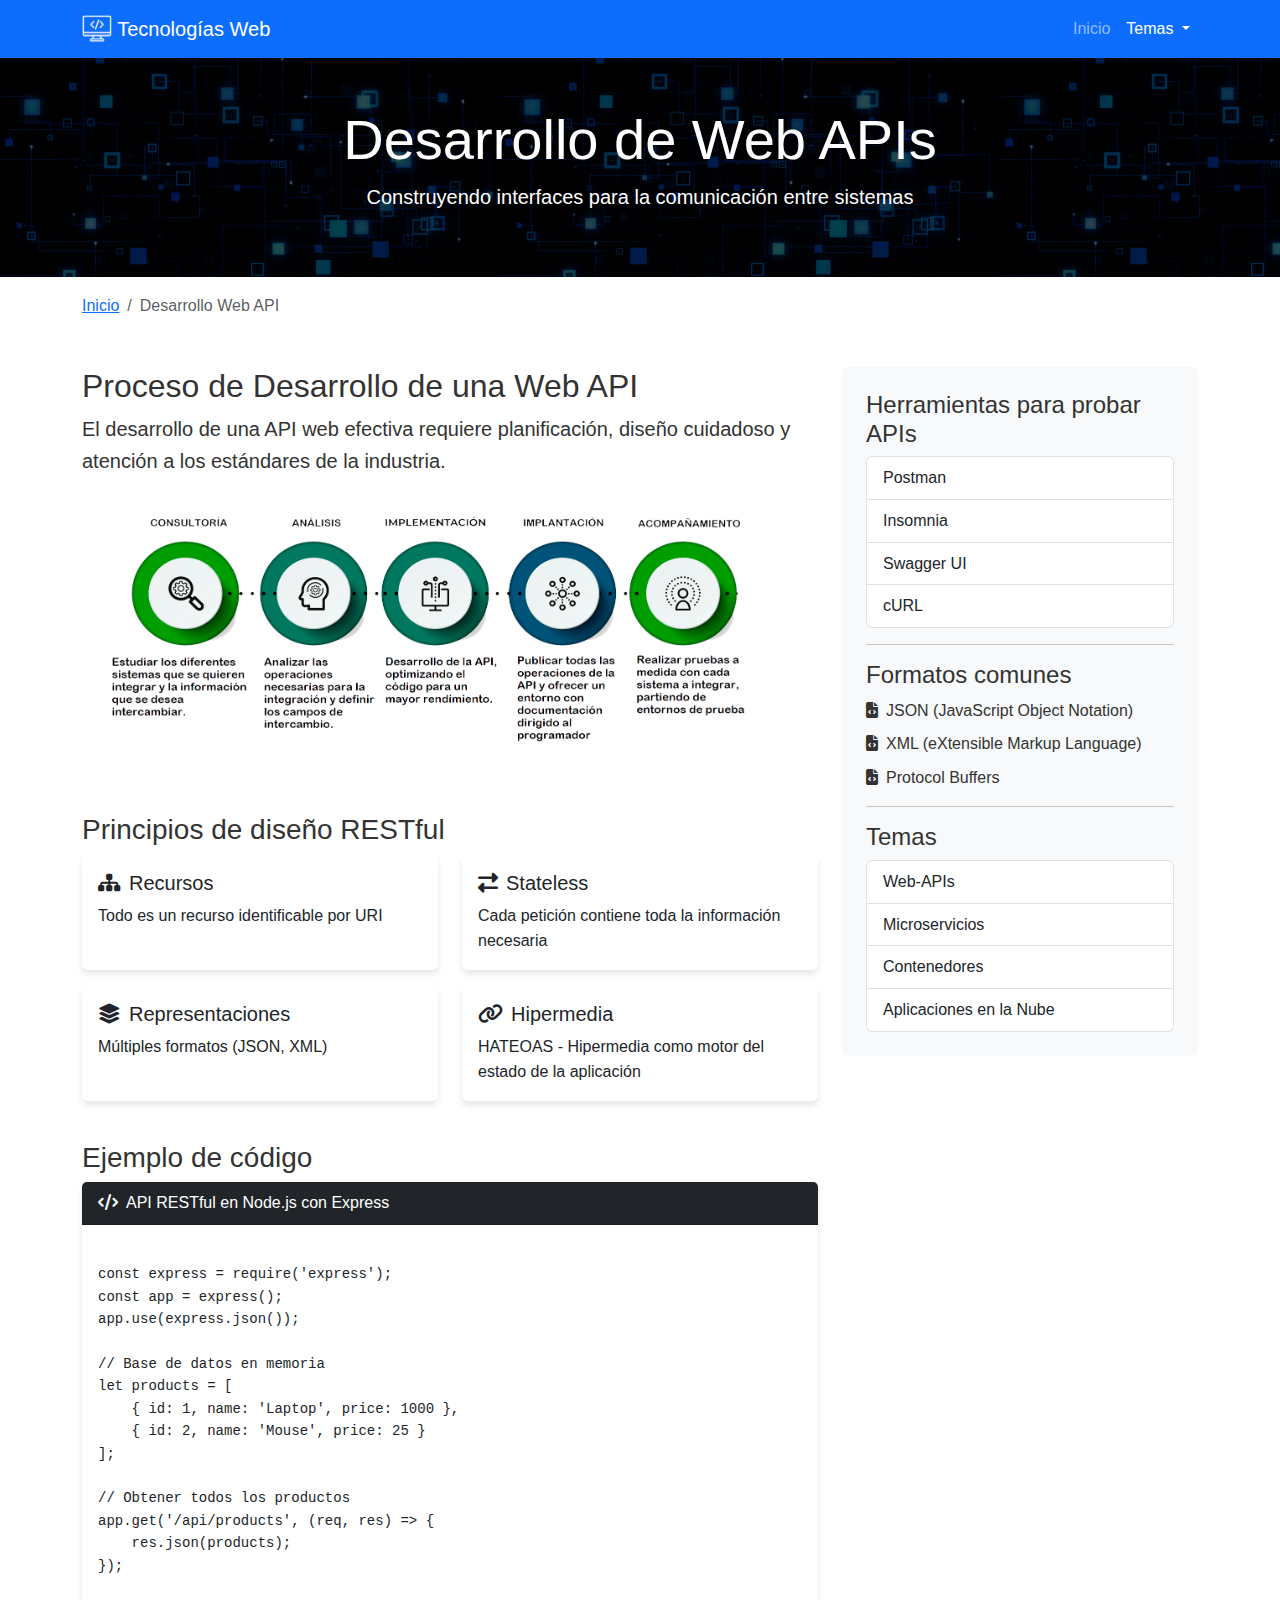
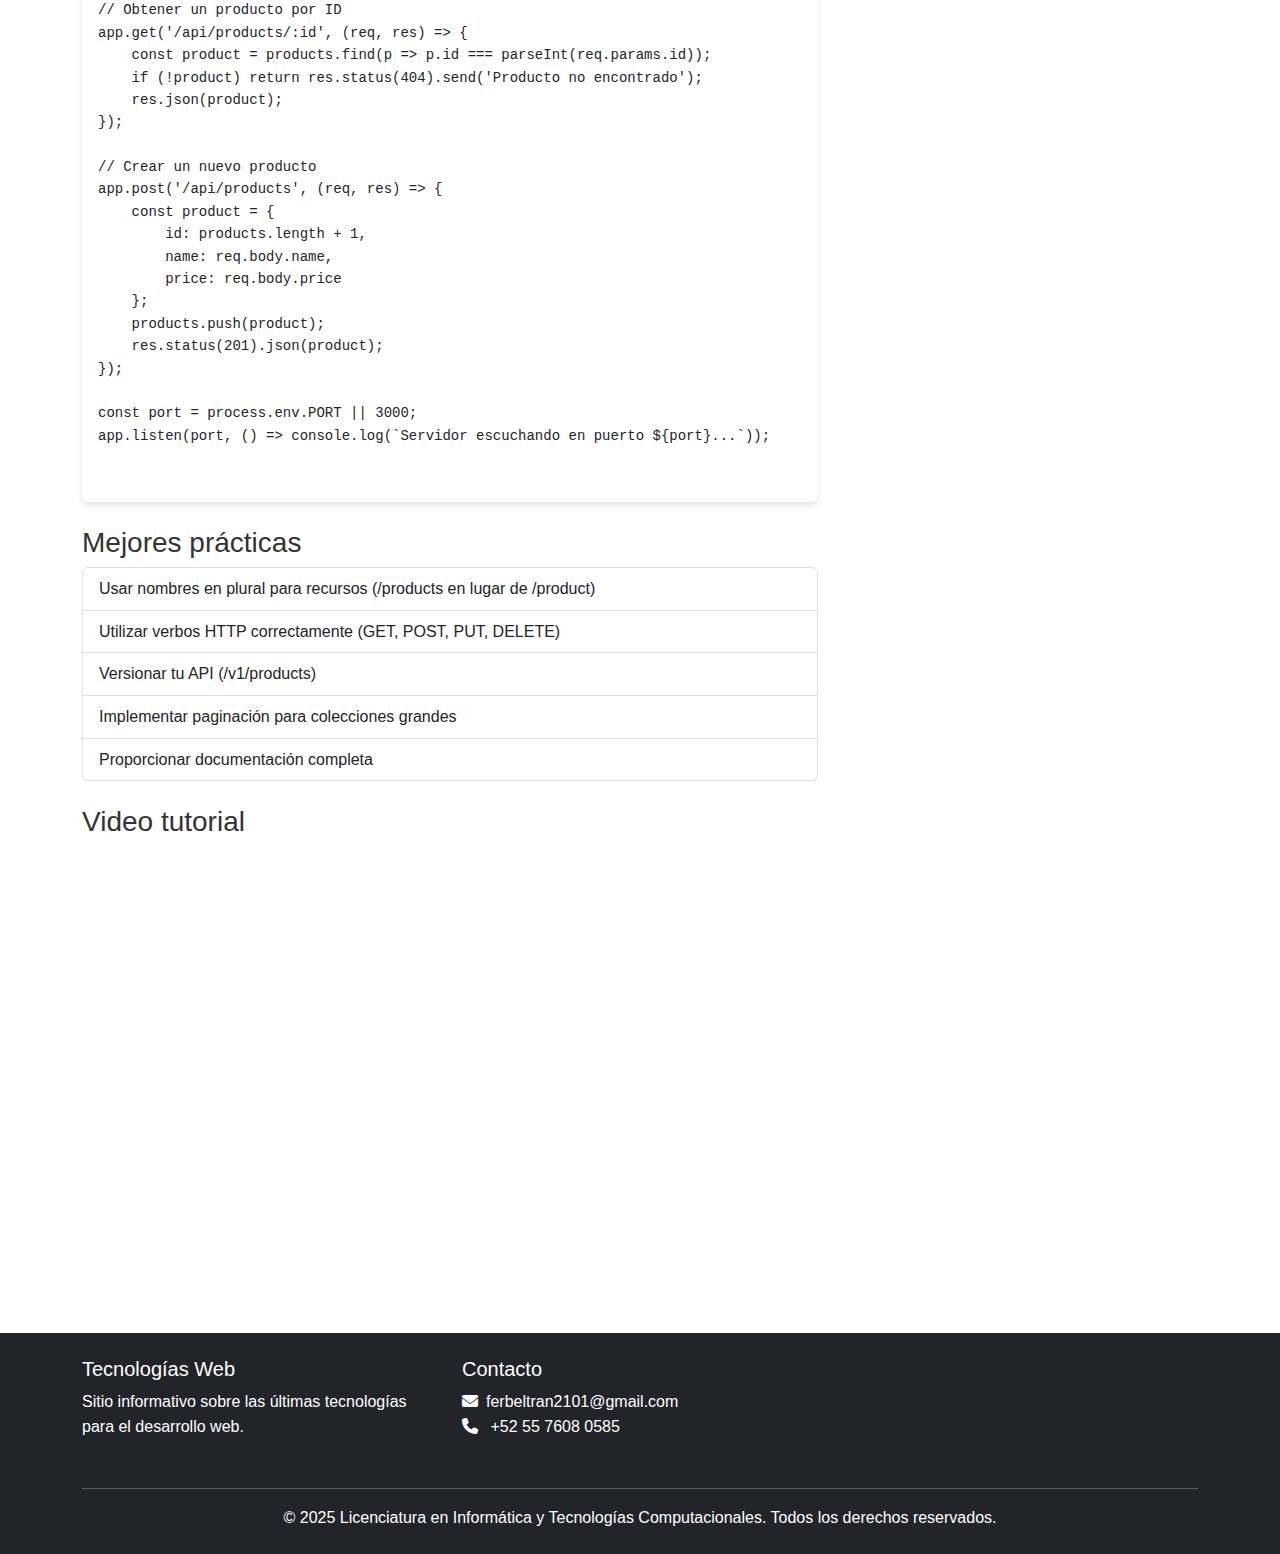
<file: temas/desarrollo-web-api.html>
<!DOCTYPE html>
<html lang="es">
<head>
    <meta charset="UTF-8">
    <meta name="viewport" content="width=device-width, initial-scale=1.0">
    <title>Desarrollo Web API | Tecnologías Web</title>
    <!-- Bootstrap CSS -->
    <link href="https://cdn.jsdelivr.net/npm/bootstrap@5.3.0/dist/css/bootstrap.min.css" rel="stylesheet">
    <!-- Font Awesome -->
    <link rel="stylesheet" href="https://cdnjs.cloudflare.com/ajax/libs/font-awesome/6.4.0/css/all.min.css">
    <!-- Estilos personalizados -->
    <link rel="stylesheet" href="../css/estilo.css">
</head>
<body>
    <!-- Navbar -->
    <nav class="navbar navbar-expand-lg navbar-dark bg-primary sticky-top">
        <div class="container">
            <a class="navbar-brand" href="../index.html">
                <img src="../img/logo_p.png" alt="Logo" width="30" height="30" class="d-inline-block align-top">
                Tecnologías Web
            </a>
            <button class="navbar-toggler" type="button" data-bs-toggle="collapse" data-bs-target="#navbarNav">
                <span class="navbar-toggler-icon"></span>
            </button>
            <div class="collapse navbar-collapse" id="navbarNav">
                <ul class="navbar-nav ms-auto">
                    <li class="nav-item">
                        <a class="nav-link" href="../index.html">Inicio</a>
                    </li>
                    <li class="nav-item dropdown">
                        <a class="nav-link dropdown-toggle active" href="#" id="navbarDropdown" role="button" data-bs-toggle="dropdown">
                            Temas
                        </a>
                        <ul class="dropdown-menu">
                            <li><a class="dropdown-item" href="web-apis.html">Web APIs</a></li>
                            <li><a class="dropdown-item" href="microservicios.html">Microservicios</a></li>
                            <li><a class="dropdown-item active" href="desarrollo-web-api.html">Desarrollo Web API</a></li>
                            <li><a class="dropdown-item" href="contenedores.html">Contenedores</a></li>
                            <li><a class="dropdown-item" href="aplicaciones-nube.html">Aplicaciones en la Nube</a></li>
                        </ul>
                    </li>
                </ul>
            </div>
        </div>
    </nav>

    <!-- Hero Section -->
    <header class="hero-subpage bg-dark text-white py-5" style="background-image: linear-gradient(rgba(0, 0, 0, 0.7), rgba(0, 0, 0, 0.7)), url('../img/header.gif');">
        <div class="container text-center">
            <h1 class="display-4">Desarrollo de Web APIs</h1>
            <p class="lead">Construyendo interfaces para la comunicación entre sistemas</p>
        </div>
    </header>

    <nav aria-label="breadcrumb" class="container mt-3">
        <ol class="breadcrumb">
            <li class="breadcrumb-item"><a href="../index.html">Inicio</a></li>
            <li class="breadcrumb-item active" aria-current="page">Desarrollo Web API</li>
        </ol>
    </nav>

    <main class="container my-5">
        <div class="row">
            <div class="col-lg-8">
                <article>
                    <h2>Proceso de Desarrollo de una Web API</h2>
                    <p class="lead">El desarrollo de una API web efectiva requiere planificación, diseño cuidadoso y atención a los estándares de la industria.</p>
                    
                    <img src="../img/desarollo_API.png" alt="Proceso de desarrollo de API" class="img-fluid rounded mb-4">
                    
                    <h3 class="mt-4">Principios de diseño RESTful</h3>
                    <div class="row mb-4">
                        <div class="col-md-6 mb-3">
                            <div class="card h-100">
                                <div class="card-body">
                                    <h5 class="card-title"><i class="fas fa-sitemap me-2"></i>Recursos</h5>
                                    <p class="card-text">Todo es un recurso identificable por URI</p>
                                </div>
                            </div>
                        </div>
                        <div class="col-md-6 mb-3">
                            <div class="card h-100">
                                <div class="card-body">
                                    <h5 class="card-title"><i class="fas fa-exchange-alt me-2"></i>Stateless</h5>
                                    <p class="card-text">Cada petición contiene toda la información necesaria</p>
                                </div>
                            </div>
                        </div>
                        <div class="col-md-6 mb-3">
                            <div class="card h-100">
                                <div class="card-body">
                                    <h5 class="card-title"><i class="fas fa-layer-group me-2"></i>Representaciones</h5>
                                    <p class="card-text">Múltiples formatos (JSON, XML)</p>
                                </div>
                            </div>
                        </div>
                        <div class="col-md-6 mb-3">
                            <div class="card h-100">
                                <div class="card-body">
                                    <h5 class="card-title"><i class="fas fa-link me-2"></i>Hipermedia</h5>
                                    <p class="card-text">HATEOAS - Hipermedia como motor del estado de la aplicación</p>
                                </div>
                            </div>
                        </div>
                    </div>
                    
                    <h3>Ejemplo de código</h3>
                    <div class="card mb-4">
                        <div class="card-header bg-dark text-white">
                            <i class="fas fa-code me-2"></i>API RESTful en Node.js con Express
                        </div>
                        <div class="card-body">
                            <pre><code class="language-javascript">
const express = require('express');
const app = express();
app.use(express.json());

// Base de datos en memoria
let products = [
    { id: 1, name: 'Laptop', price: 1000 },
    { id: 2, name: 'Mouse', price: 25 }
];

// Obtener todos los productos
app.get('/api/products', (req, res) => {
    res.json(products);
});

// Obtener un producto por ID
app.get('/api/products/:id', (req, res) => {
    const product = products.find(p => p.id === parseInt(req.params.id));
    if (!product) return res.status(404).send('Producto no encontrado');
    res.json(product);
});

// Crear un nuevo producto
app.post('/api/products', (req, res) => {
    const product = {
        id: products.length + 1,
        name: req.body.name,
        price: req.body.price
    };
    products.push(product);
    res.status(201).json(product);
});

const port = process.env.PORT || 3000;
app.listen(port, () => console.log(`Servidor escuchando en puerto ${port}...`));
                            </code></pre>
                        </div>
                    </div>
                    
                    <h3>Mejores prácticas</h3>
                    <ul class="list-group mb-4">
                        <li class="list-group-item">Usar nombres en plural para recursos (/products en lugar de /product)</li>
                        <li class="list-group-item">Utilizar verbos HTTP correctamente (GET, POST, PUT, DELETE)</li>
                        <li class="list-group-item">Versionar tu API (/v1/products)</li>
                        <li class="list-group-item">Implementar paginación para colecciones grandes</li>
                        <li class="list-group-item">Proporcionar documentación completa</li>
                    </ul>
                    
                    <h3>Video tutorial</h3>
                    <div class="ratio ratio-16x9 mb-4">
                        <iframe width="560" height="315" src="https://www.youtube.com/embed/JD6VNRdGl98?si=g3CpwcAii14UlCvi" 
                        title="YouTube video player" 
                        frameborder="0" 
                        allow="accelerometer; autoplay; clipboard-write; encrypted-media; gyroscope; picture-in-picture; web-share" 
                        referrerpolicy="strict-origin-when-cross-origin" allowfullscreen></iframe>
                    </div>
                </article>
            </div>
            
            <div class="col-lg-4">
                <aside class="bg-light p-4 rounded">
                    <h4>Herramientas para probar APIs</h4>
                    <div class="list-group mb-3">
                        <a href="https://youtu.be/qsejysrhJiU?si=4G6FO73qZXIiRgta" class="list-group-item list-group-item-action">Postman</a>
                        <a href="https://youtu.be/DkK4jOw7YLU?si=G-bjujyNWwpqxxna" class="list-group-item list-group-item-action">Insomnia</a>
                        <a href="https://youtu.be/DSOi2Hs80Co?si=Fxadzc0hOFvmPpb5" class="list-group-item list-group-item-action">Swagger UI</a>
                        <a href="https://youtu.be/aneQwvcClIM?si=kiG1FRZA4uht5apM" class="list-group-item list-group-item-action">cURL</a>
                    </div>
                    
                    <hr>
                    
                    <h4>Formatos comunes</h4>
                    <ul class="list-unstyled">
                        <li class="mb-2"><i class="fas fa-file-code me-2"></i>JSON (JavaScript Object Notation)</li>
                        <li class="mb-2"><i class="fas fa-file-code me-2"></i>XML (eXtensible Markup Language)</li>
                        <li class="mb-2"><i class="fas fa-file-code me-2"></i>Protocol Buffers</li>
                    </ul>
                    
                    <hr>
                    
                    <h4>Temas</h4>
                    <div class="list-group">
                        <a href="web-apis.html" class="list-group-item list-group-item-action">Web-APIs</a>
                        <a href="microservicios.html" class="list-group-item list-group-item-action">Microservicios</a>
                        <a href="contenedores.html" class="list-group-item list-group-item-action">Contenedores</a>
                        <a href="aplicaciones-nube.html" class="list-group-item list-group-item-action">Aplicaciones en la Nube</a>
                    </div>
                </aside>
            </div>
        </div>
    </main>


    <footer class="bg-dark text-white py-4">
        <div class="container">
            <div class="row">
                <div class="col-md-4 mb-3">
                    <h5>Tecnologías Web</h5>
                    <p>Sitio informativo sobre las últimas tecnologías para el desarrollo web.</p>
                </div>
                <div class="col-md-4 mb-3">
                    <h5>Contacto</h5>
                    <ul class="list-unstyled">
                        <li><i class="fas fa-envelope me-2"></i>ferbeltran2101@gmail.com</li>
                        <li><i class="fas fa-phone me-2"></i> +52 55 7608 0585</li>
                    </ul>
                </div>
            </div>
            <hr>
            <div class="text-center">
                <p class="mb-0">&copy; 2025 Licenciatura en Informática y Tecnologías Computacionales. Todos los derechos reservados.</p>
            </div>
        </div>
    </footer>

    <!-- Bootstrap JS -->
    <script src="https://cdn.jsdelivr.net/npm/bootstrap@5.3.0/dist/js/bootstrap.bundle.min.js"></script>
    <!-- Script personalizado -->
    <script src="../js/script.js"></script>
</body>
</html>
</file>
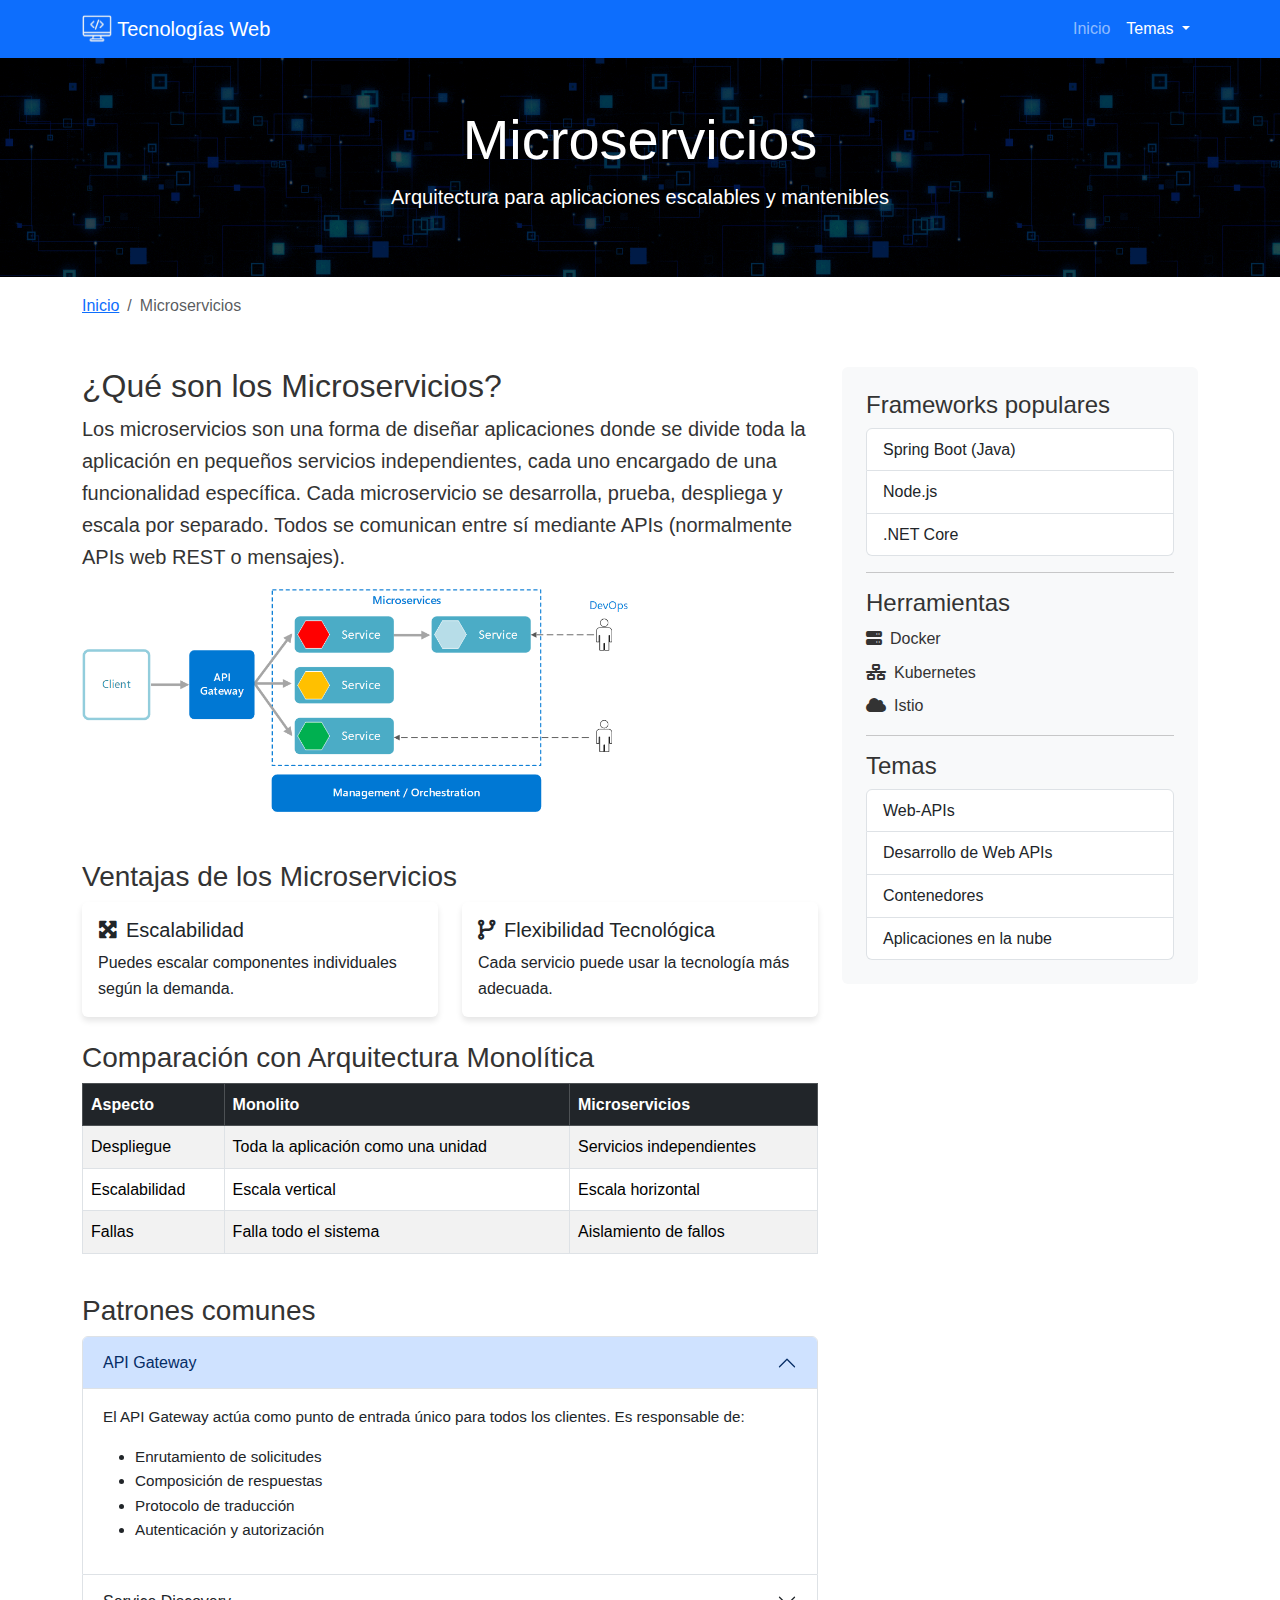
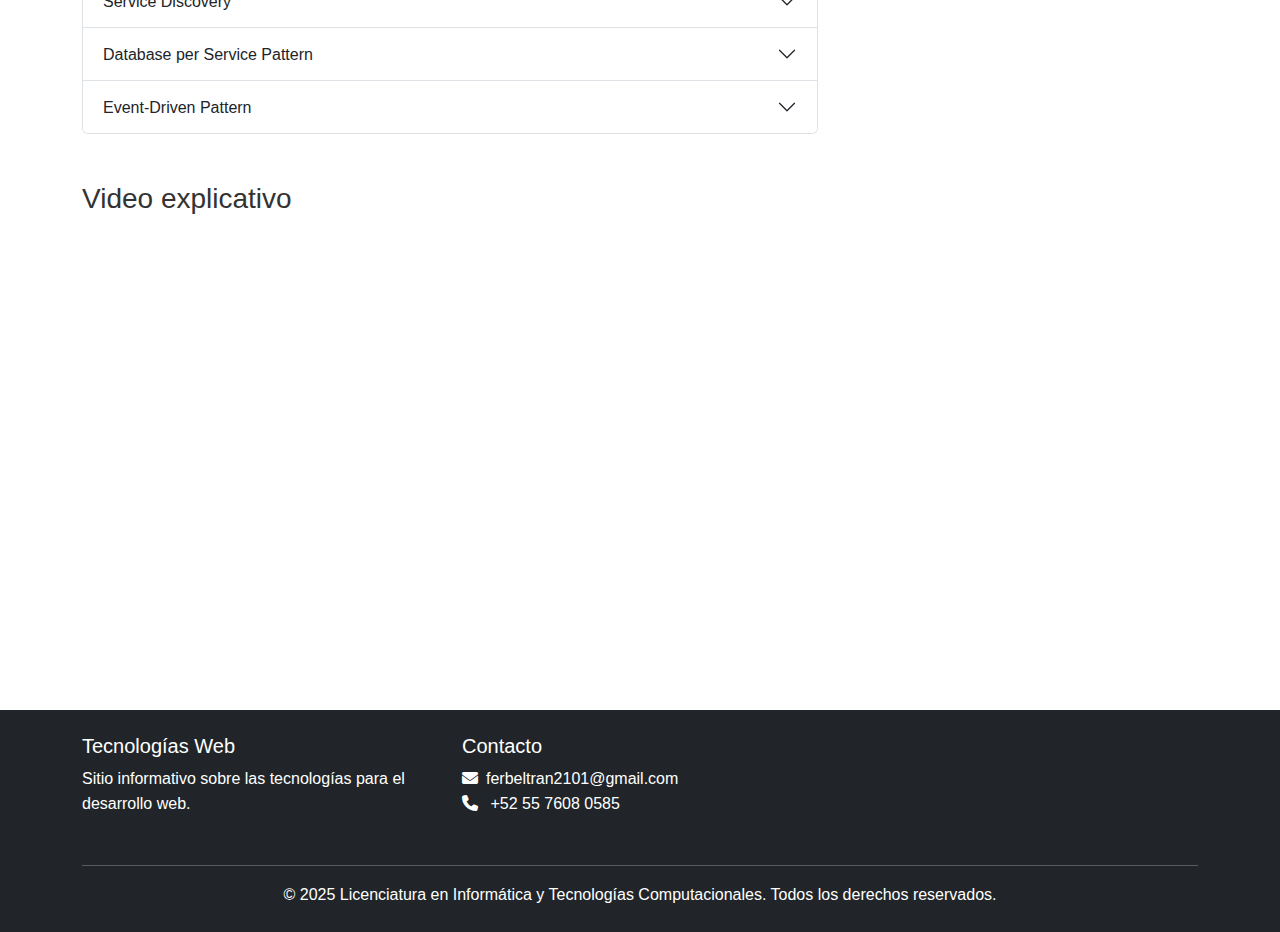
<file: temas/microservicios.html>
<!DOCTYPE html>
<html lang="es">
<head>
    <meta charset="UTF-8">
    <meta name="viewport" content="width=device-width, initial-scale=1.0">
    <title>Microservicios | Tecnologías Web</title>
    <link href="https://cdn.jsdelivr.net/npm/bootstrap@5.3.0/dist/css/bootstrap.min.css" rel="stylesheet">
    <link rel="stylesheet" href="https://cdnjs.cloudflare.com/ajax/libs/font-awesome/6.4.0/css/all.min.css">
    <link rel="stylesheet" href="../css/estilo.css">
</head>
<body>

    <nav class="navbar navbar-expand-lg navbar-dark bg-primary sticky-top">
        <div class="container">
            <a class="navbar-brand" href="../index.html">
                <img src="../img/logo_p.png" alt="Logo" width="30" height="30" class="d-inline-block align-top">
                Tecnologías Web
            </a>
            <button class="navbar-toggler" type="button" data-bs-toggle="collapse" data-bs-target="#navbarNav">
                <span class="navbar-toggler-icon"></span>
            </button>
            <div class="collapse navbar-collapse" id="navbarNav">
                <ul class="navbar-nav ms-auto">
                    <li class="nav-item">
                        <a class="nav-link" href="../index.html">Inicio</a>
                    </li>
                    <li class="nav-item dropdown">
                        <a class="nav-link dropdown-toggle active" href="#" id="navbarDropdown" role="button" data-bs-toggle="dropdown">
                            Temas
                        </a>
                        <ul class="dropdown-menu">
                            <li><a class="dropdown-item" href="web-apis.html">Web APIs</a></li>
                            <li><a class="dropdown-item active" href="microservicios.html">Microservicios</a></li>
                            <li><a class="dropdown-item" href="desarrollo-web-api.html">Desarrollo Web API</a></li>
                            <li><a class="dropdown-item" href="contenedores.html">Contenedores</a></li>
                            <li><a class="dropdown-item" href="aplicaciones-nube.html">Aplicaciones en la Nube</a></li>
                        </ul>
                    </li>
                </ul>
            </div>
        </div>
    </nav>


    <header class="hero-subpage bg-dark text-white py-5" style="background-image: linear-gradient(rgba(0, 0, 0, 0.7), rgba(0, 0, 0, 0.7)), url('../img/header.gif');">
        <div class="container text-center">
            <h1 class="display-4">Microservicios</h1>
            <p class="lead">Arquitectura para aplicaciones escalables y mantenibles</p>
        </div>
    </header>


    <nav aria-label="breadcrumb" class="container mt-3">
        <ol class="breadcrumb">
            <li class="breadcrumb-item"><a href="../index.html">Inicio</a></li>
            <li class="breadcrumb-item active" aria-current="page">Microservicios</li>
        </ol>
    </nav>


    <main class="container my-5">
        <div class="row">
            <div class="col-lg-8">
                <article>
                    <h2>¿Qué son los Microservicios?</h2>
                    <p class="lead">Los microservicios son una forma de diseñar aplicaciones donde se divide toda la aplicación en pequeños servicios independientes, cada uno encargado de una funcionalidad específica.

                        Cada microservicio se desarrolla, prueba, despliega y escala por separado. Todos se comunican entre sí mediante APIs (normalmente APIs web REST o mensajes).</p>
                    
                        <img 
                        src="../img/microservicios_arq.png" 
                        alt="Arquitectura de Microservicios" 
                        class="img-fluid rounded mb-4 w-75"
                      >
                    
                    <h3 class="mt-4">Ventajas de los Microservicios</h3>
                    <div class="row mb-4">
                        <div class="col-md-6">
                            <div class="card h-100">
                                <div class="card-body">
                                    <h5 class="card-title"><i class="fas fa-expand-arrows-alt me-2"></i>Escalabilidad</h5>
                                    <p class="card-text">Puedes escalar componentes individuales según la demanda.</p>
                                </div>
                            </div>
                        </div>
                        <div class="col-md-6">
                            <div class="card h-100">
                                <div class="card-body">
                                    <h5 class="card-title"><i class="fas fa-code-branch me-2"></i>Flexibilidad Tecnológica</h5>
                                    <p class="card-text">Cada servicio puede usar la tecnología más adecuada.</p>
                                </div>
                            </div>
                        </div>
                    </div>
                    
                    <h3>Comparación con Arquitectura Monolítica</h3>
                    <div class="table-responsive mb-4">
                        <table class="table table-bordered table-striped">
                            <thead class="table-dark">
                                <tr>
                                    <th>Aspecto</th>
                                    <th>Monolito</th>
                                    <th>Microservicios</th>
                                </tr>
                            </thead>
                            <tbody>
                                <tr>
                                    <td>Despliegue</td>
                                    <td>Toda la aplicación como una unidad</td>
                                    <td>Servicios independientes</td>
                                </tr>
                                <tr>
                                    <td>Escalabilidad</td>
                                    <td>Escala vertical</td>
                                    <td>Escala horizontal</td>
                                </tr>
                                <tr>
                                    <td>Fallas</td>
                                    <td>Falla todo el sistema</td>
                                    <td>Aislamiento de fallos</td>
                                </tr>
                            </tbody>
                        </table>
                    </div>
                    
                    <h3>Patrones comunes</h3>
                    <div class="accordion mb-5" id="microAccordion">
                        <div class="accordion-item">
                            <h2 class="accordion-header" id="headingOne">
                                <button class="accordion-button" type="button" data-bs-toggle="collapse" data-bs-target="#collapseOne">
                                    API Gateway
                                </button>
                            </h2>
                            <div id="collapseOne" class="accordion-collapse collapse show" aria-labelledby="headingOne" data-bs-parent="#microAccordion">
                                <div class="accordion-body">
                                    <p>El API Gateway actúa como punto de entrada único para todos los clientes. Es responsable de:</p>
                                    <ul>
                                        <li>Enrutamiento de solicitudes</li>
                                        <li>Composición de respuestas</li>
                                        <li>Protocolo de traducción</li>
                                        <li>Autenticación y autorización</li>
                                    </ul>
                                </div>
                            </div>
                        </div>
                        <div class="accordion-item">
                            <h2 class="accordion-header" id="headingTwo">
                                <button class="accordion-button collapsed" type="button" data-bs-toggle="collapse" data-bs-target="#collapseTwo">
                                    Service Discovery
                                </button>
                            </h2>
                            <div id="collapseTwo" class="accordion-collapse collapse" aria-labelledby="headingTwo" data-bs-parent="#microAccordion">
                                <div class="accordion-body">
                                    <p>Mecanismo que permite a los microservicios descubrir la ubicación de otros servicios en la red.</p>
                                    <p>Ejemplos: Eureka, Consul, ZooKeeper</p>
                                </div>
                            </div>
                        </div>

                        <div class="accordion-item">
                            <h2 class="accordion-header" id="headingthree">
                                <button class="accordion-button collapsed" type="button" data-bs-toggle="collapse" data-bs-target="#collapsethree">
                                    Database per Service Pattern
                                </button>
                            </h2>
                            <div id="collapsethree" class="accordion-collapse collapse" aria-labelledby="headingthree" data-bs-parent="#microAccordion">
                                <div class="accordion-body">
                                    <p>Cada microservicio tiene su propia base de datos, no la comparte con otros y tiene los siguientes beneficios</p>
                                    <ul>
                                        <li>Independencia total entre servicios</li>
                                        <li>Mejor escalabilidad</li>
                                        <li>Evita que un cambio en un servicio rompa a los demás</li>
                                    </ul>
                                </div>
                            </div>
                        </div>

                        <div class="accordion-item">
                            <h2 class="accordion-header" id="headingfour">
                                <button class="accordion-button collapsed" type="button" data-bs-toggle="collapse" data-bs-target="#collapsefour">
                                    Event-Driven Pattern
                                </button>
                            </h2>
                            <div id="collapsefour" class="accordion-collapse collapse" aria-labelledby="headingfour" data-bs-parent="#microAccordion">
                                <div class="accordion-body">
                                    <p>En lugar de que los servicios se comuniquen directamente, lo hacen a través de eventos asincrónicos. Sus principales beneficios son:</p>
                                    <ul>
                                        <li>Menos acoplamiento entre servicios.</li>
                                        <li>Mejor rendimiento y tolerancia a fallos.</li>
                                    </ul>
                                </div>
                            </div>
                        </div>
                    </div>
                    
                    <h3>Video explicativo</h3>
                    <div class="ratio ratio-16x9 mb-4">
                        <iframe width="560" height="315" src="https://www.youtube.com/embed/1FsV0V00LBI?si=imNhWtpV98IK7O2g" title="YouTube video player" frameborder="0" allow="accelerometer; autoplay; clipboard-write; encrypted-media; gyroscope; picture-in-picture; web-share" referrerpolicy="strict-origin-when-cross-origin" allowfullscreen></iframe>
                    </div>
                </article>
            </div>
            
            <div class="col-lg-4">
                <aside class="bg-light p-4 rounded">
                    <h4>Frameworks populares</h4>
                    <div class="list-group mb-3">
                        <a href="https://youtu.be/EfeK6Hpuz0I?si=NDhwulhP-rojY6r7" class="list-group-item list-group-item-action">Spring Boot (Java)</a>
                        <a href="https://youtu.be/4tT9x948VlE?si=9MYdBTzw6X1I8Qw2" class="list-group-item list-group-item-action">Node.js</a>
                        <a href="https://youtu.be/fkL2tU_qmiA?si=Q7--9dLh5eQ14NjK" class="list-group-item list-group-item-action">.NET Core</a>
                    </div>
                    
                    <hr>
                    
                    <h4>Herramientas</h4>
                    <ul class="list-unstyled">
                        <li class="mb-2"><i class="fas fa-server me-2"></i>Docker</li>
                        <li class="mb-2"><i class="fas fa-network-wired me-2"></i>Kubernetes</li>
                        <li class="mb-2"><i class="fas fa-cloud me-2"></i>Istio</li>
                    </ul>
                    
                    <hr>

                    <h4>Temas</h4>
                    <div class="list-group">
                        <a href="web-apis.html" class="list-group-item list-group-item-action">Web-APIs</a>
                        <a href="desarrollo-web-api.html" class="list-group-item list-group-item-action">Desarrollo de Web APIs</a>
                        <a href="contenedores.html" class="list-group-item list-group-item-action">Contenedores</a>
                        <a href="aplicaciones-nube.html" class="list-group-item list-group-item-action">Aplicaciones en la nube</a>
                    </div>
                </aside>
            </div>
        </div>
    </main>

    <footer class="bg-dark text-white py-4">
        <div class="container">
            <div class="row">
                <div class="col-md-4 mb-3">
                    <h5>Tecnologías Web</h5>
                    <p>Sitio informativo sobre las tecnologías para el desarrollo web.</p>
                </div>
                <div class="col-md-4 mb-3">
                    <h5>Contacto</h5>
                    <ul class="list-unstyled">
                        <li><i class="fas fa-envelope me-2"></i>ferbeltran2101@gmail.com</li>
                        <li><i class="fas fa-phone me-2"></i> +52 55 7608 0585</li>
                    </ul>
                </div>
            </div>
            <hr>
            <div class="text-center">
                <p class="mb-0">&copy; 2025 Licenciatura en Informática y Tecnologías Computacionales. Todos los derechos reservados.</p>
            </div>
        </div>
    </footer>


    <script src="https://cdn.jsdelivr.net/npm/bootstrap@5.3.0/dist/js/bootstrap.bundle.min.js"></script>

    <script src="../js/script.js"></script>
</body>
</html>
</file>
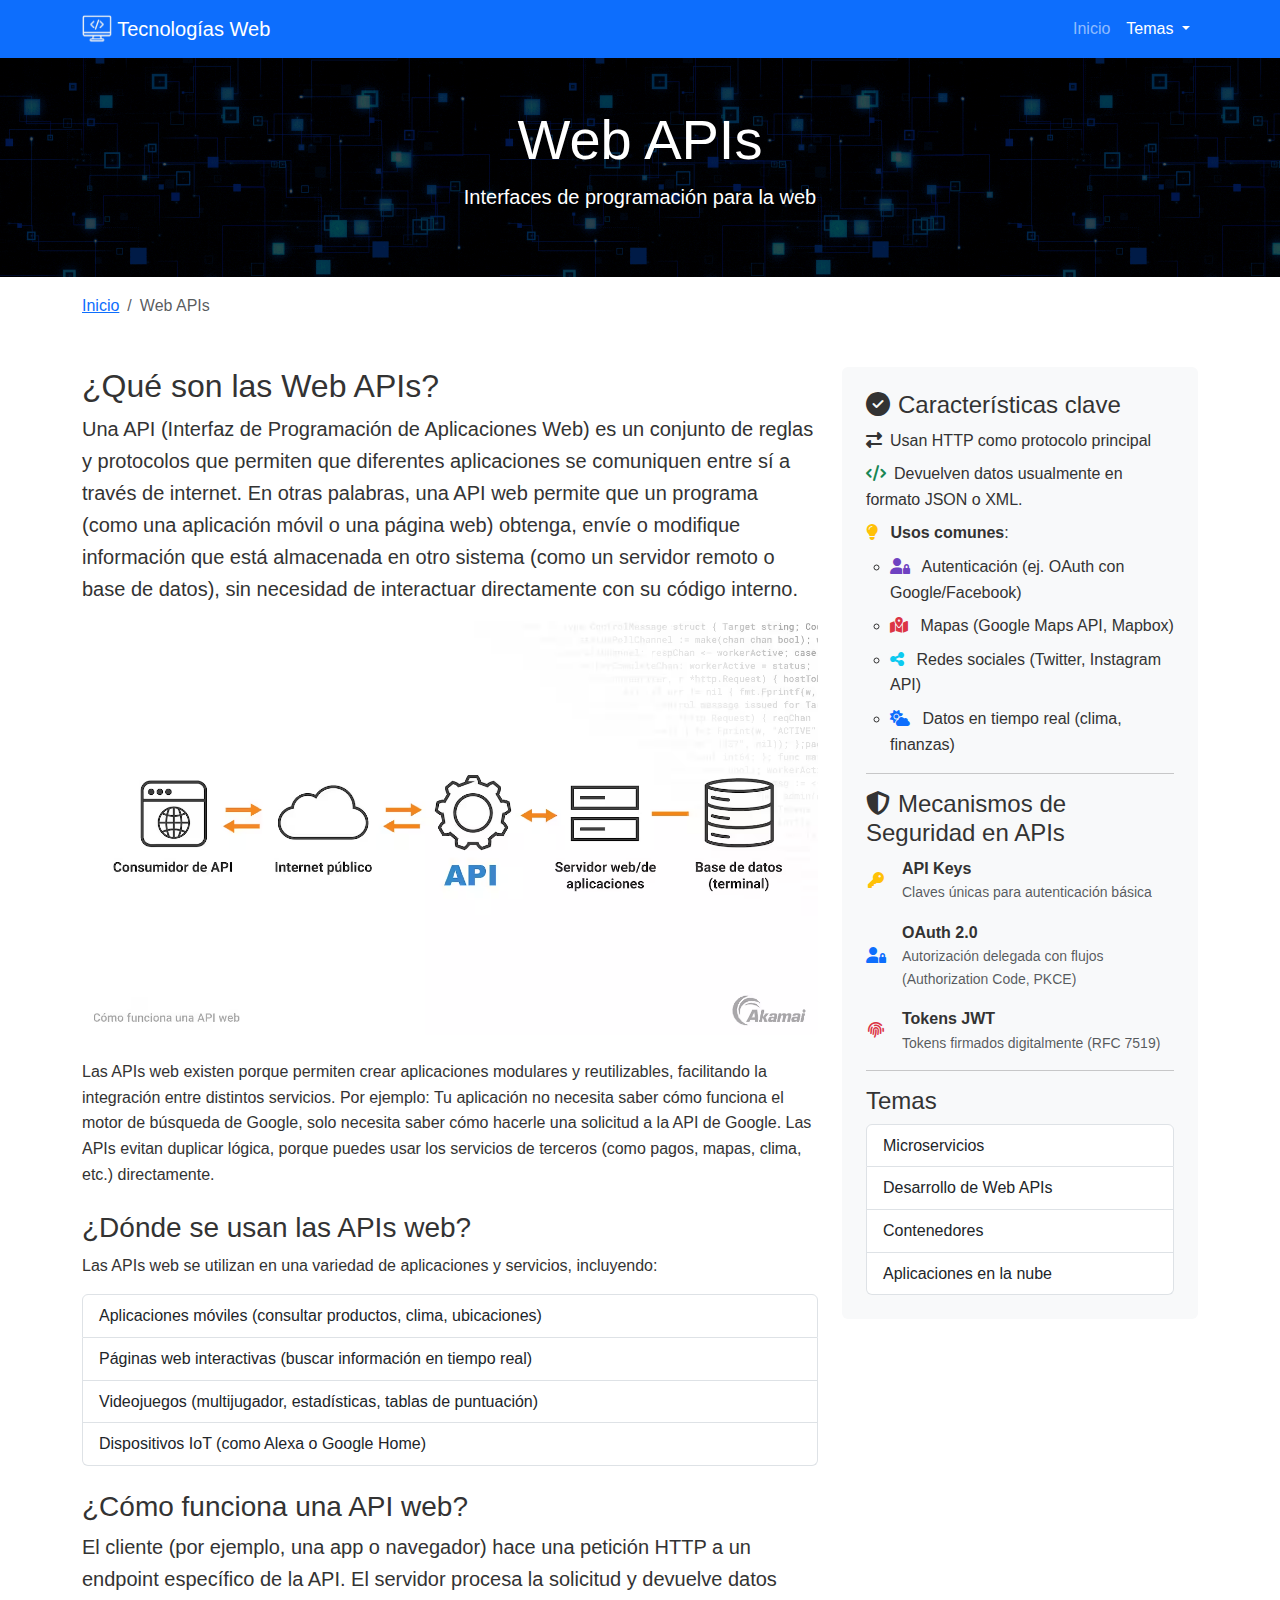
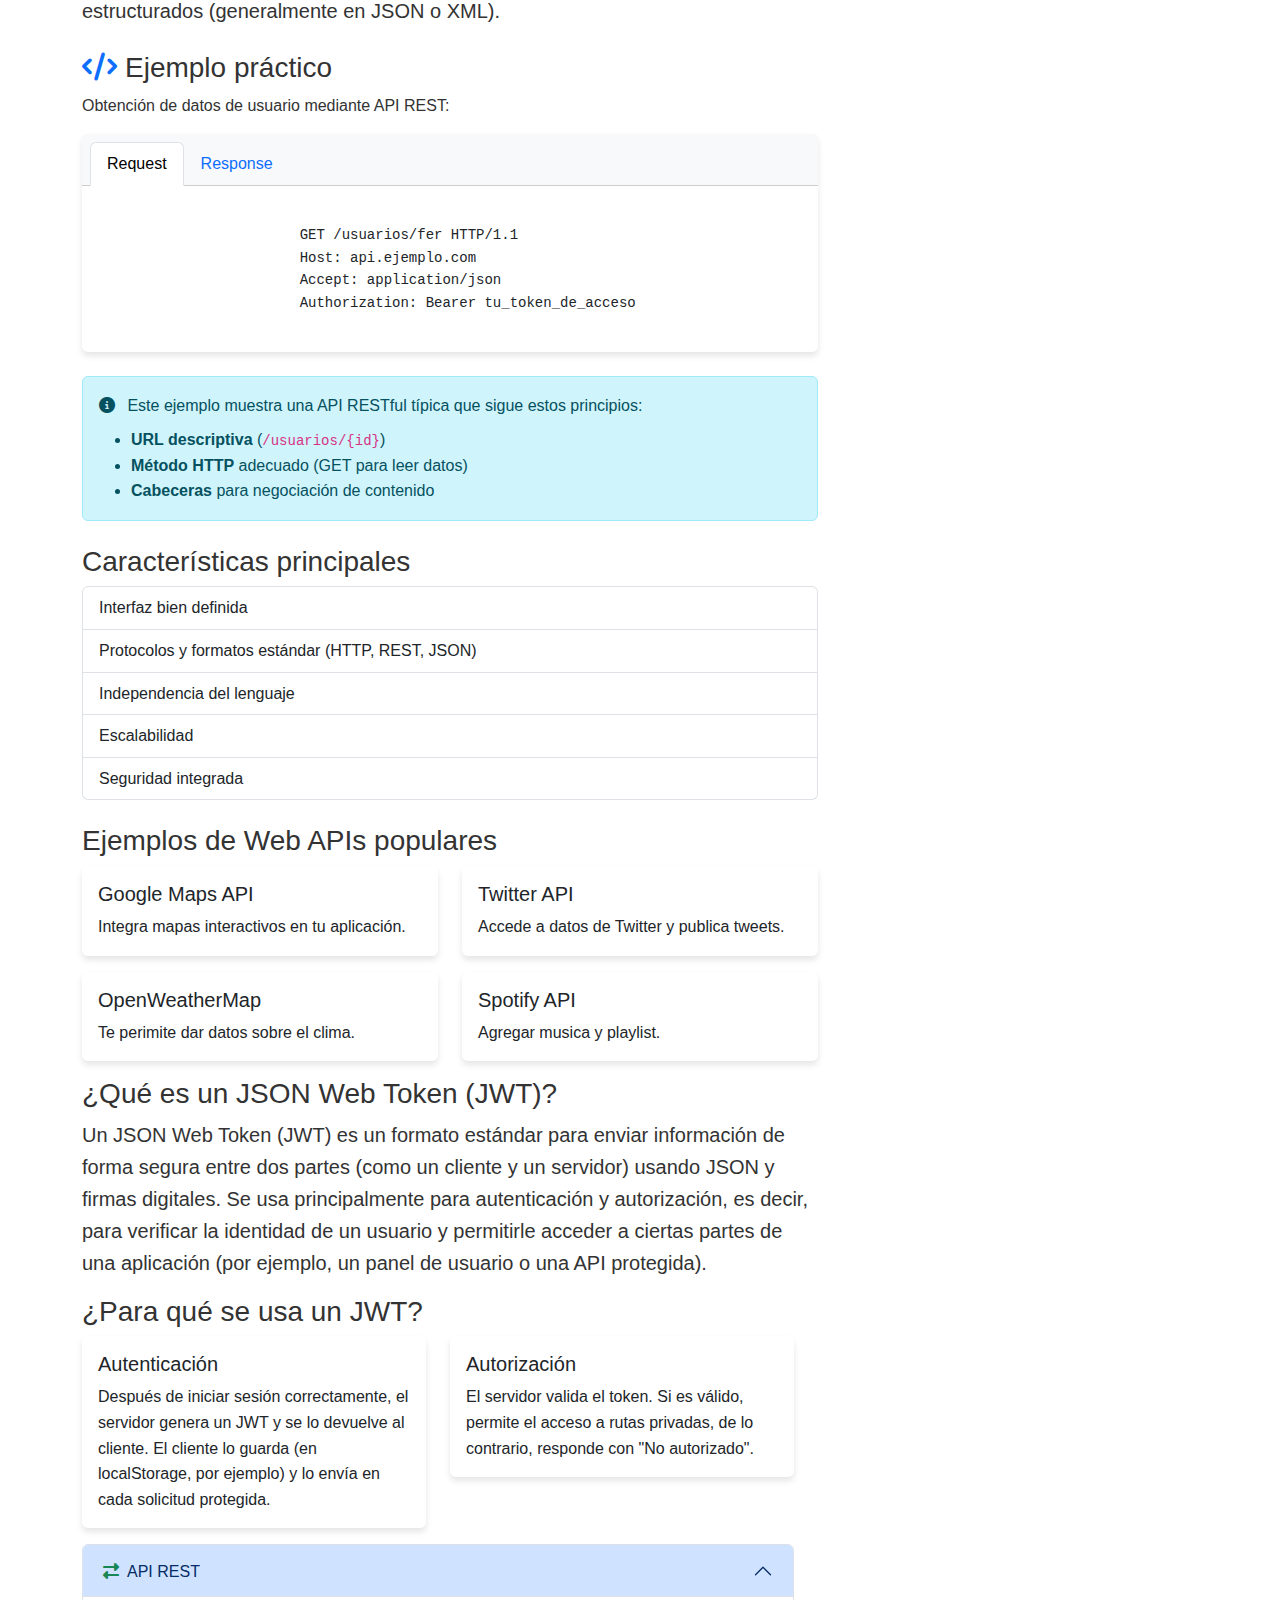
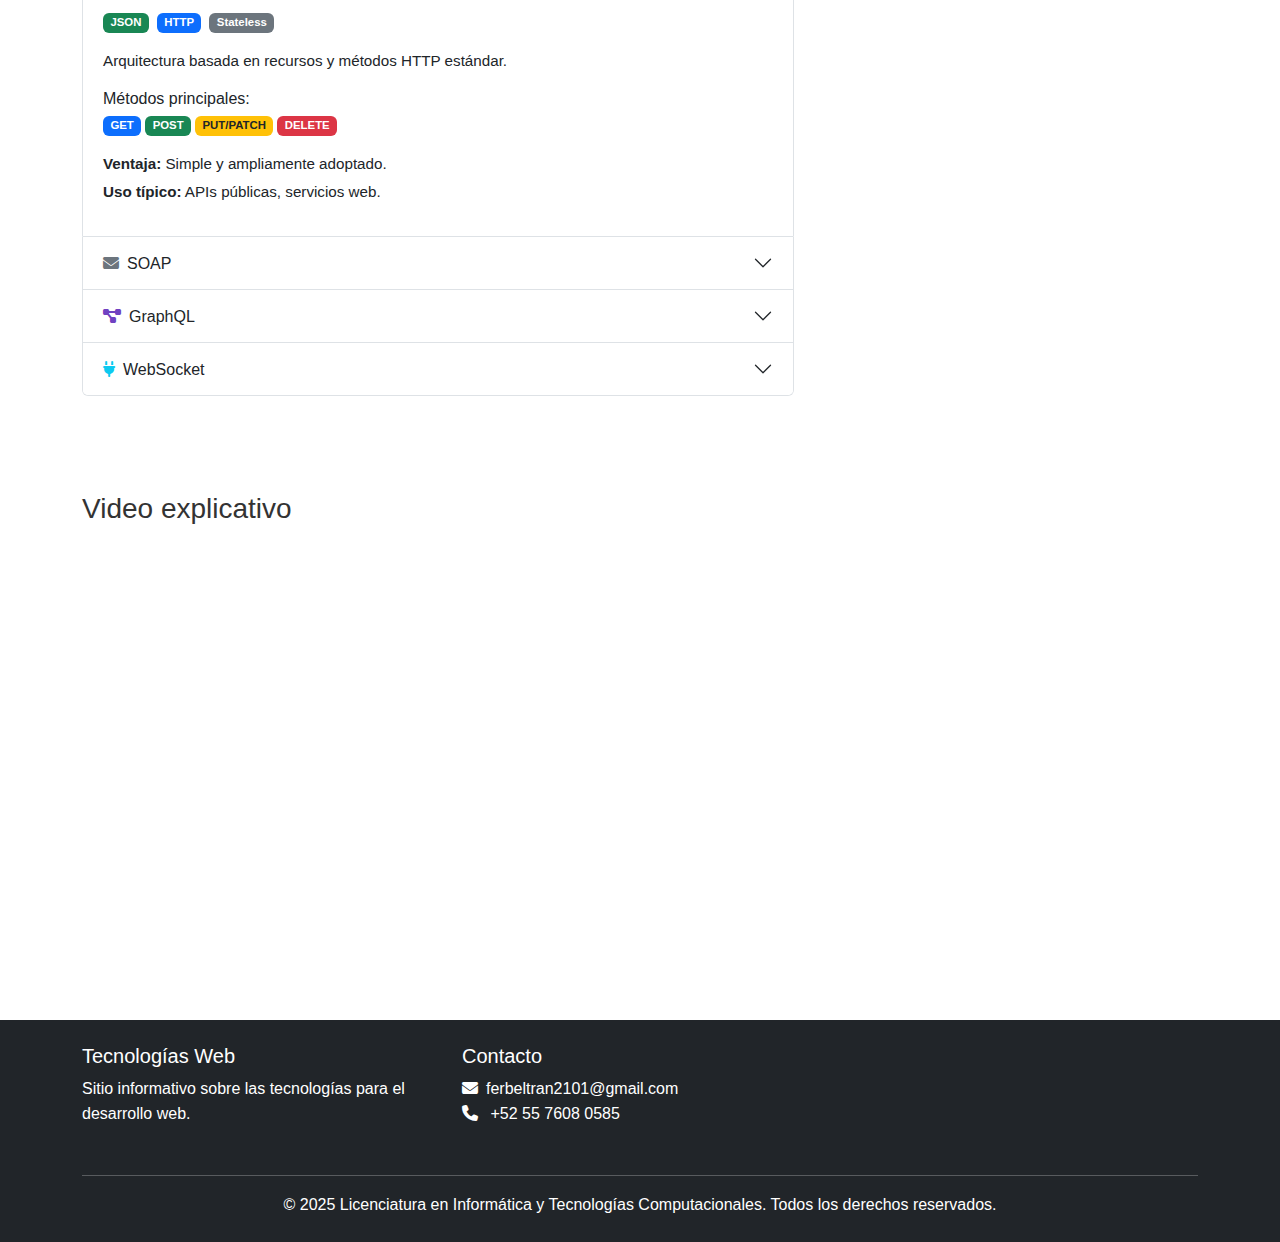
<file: temas/web-apis.html>
<!DOCTYPE html>
<html lang="es">
<head>
    <meta charset="UTF-8">
    <meta name="viewport" content="width=device-width, initial-scale=1.0">
    <title>Web APIs | Tecnologías Web</title>
    <link href="https://cdn.jsdelivr.net/npm/bootstrap@5.3.0/dist/css/bootstrap.min.css" rel="stylesheet">
    <link rel="stylesheet" href="https://cdnjs.cloudflare.com/ajax/libs/font-awesome/6.4.0/css/all.min.css">
    <link rel="stylesheet" href="/css/estilo.css">
</head>
<body>
    <nav class="navbar navbar-expand-lg navbar-dark bg-primary sticky-top">
        <div class="container">
            <a class="navbar-brand" href="../index.html">
                <img src="../img/logo_p.png" alt="Logo" width="30" height="30" class="d-inline-block align-top">
                Tecnologías Web
            </a>
            <button class="navbar-toggler" type="button" data-bs-toggle="collapse" data-bs-target="#navbarNav">
                <span class="navbar-toggler-icon"></span>
            </button>
            <div class="collapse navbar-collapse" id="navbarNav">
                <ul class="navbar-nav ms-auto">
                    <li class="nav-item">
                        <a class="nav-link" href="../index.html">Inicio</a>
                    </li>
                    <li class="nav-item dropdown">
                        <a class="nav-link dropdown-toggle active" href="#" id="navbarDropdown" role="button" data-bs-toggle="dropdown">
                            Temas
                        </a>
                        <ul class="dropdown-menu">
                            <li><a class="dropdown-item active" href="web-apis.html">Web APIs</a></li>
                            <li><a class="dropdown-item" href="microservicios.html">Microservicios</a></li>
                            <li><a class="dropdown-item" href="desarrollo-web-api.html">Desarrollo Web API</a></li>
                            <li><a class="dropdown-item" href="contenedores.html">Contenedores</a></li>
                            <li><a class="dropdown-item" href="aplicaciones-nube.html">Aplicaciones en la Nube</a></li>
                        </ul>
                    </li>
                </ul>
            </div>
        </div>
    </nav>


    <header class="hero-subpage bg-dark text-white py-5" style="background-image: linear-gradient(rgba(0, 0, 0, 0.7), rgba(0, 0, 0, 0.7)), url('../img/header.gif');">
        <div class="container text-center">
            <h1 class="display-4">Web APIs</h1>
            <p class="lead">Interfaces de programación para la web</p>
        </div>
    </header>


    <nav aria-label="breadcrumb" class="container mt-3">
        <ol class="breadcrumb">
            <li class="breadcrumb-item"><a href="../index.html">Inicio</a></li>
            <li class="breadcrumb-item active" aria-current="page">Web APIs</li>
        </ol>
    </nav>


    <main class="container my-5">
        <div class="row">
            <div class="col-lg-8">
                <article>
                    <h2>¿Qué son las Web APIs?</h2>
                    <p class="lead">Una API (Interfaz de Programación de Aplicaciones Web) es un conjunto de reglas y protocolos que permiten que diferentes aplicaciones se comuniquen entre sí a través de internet.

                        En otras palabras, una API web permite que un programa (como una aplicación móvil o una página web) obtenga, envíe o modifique información que está almacenada en otro sistema (como un servidor remoto o base de datos), sin necesidad de interactuar directamente con su código interno.</p>
                    
                    <img src="../img/diagrama_API.avif" alt="Diagrama de Web API" class="img-fluid rounded mb-4">
                    
                    <p>Las APIs web existen porque permiten crear aplicaciones modulares y reutilizables, facilitando la integración entre distintos servicios.
                        Por ejemplo:
                        
                        Tu aplicación no necesita saber cómo funciona el motor de búsqueda de Google, solo necesita saber cómo hacerle una solicitud a la API de Google.
                        
                        Las APIs evitan duplicar lógica, porque puedes usar los servicios de terceros (como pagos, mapas, clima, etc.) directamente.</p>
                    
                    <h3 class="mt-4">¿Dónde se usan las APIs web?</h3>
                    <p>Las APIs web se utilizan en una variedad de aplicaciones y servicios, incluyendo:</p>
                    <ul class="list-group mb-4">
                        <li class="list-group-item">Aplicaciones móviles (consultar productos, clima, ubicaciones)</li>
                        <li class="list-group-item">Páginas web interactivas (buscar información en tiempo real)</li>
                        <li class="list-group-item">Videojuegos (multijugador, estadísticas, tablas de puntuación)</li>
                        <li class="list-group-item">Dispositivos IoT (como Alexa o Google Home)</li>
                    </ul>
                    
                    <h3 class="mt-4">¿Cómo funciona una API web?</h3>
                        <p class="lead">El cliente (por ejemplo, una app o navegador) hace una petición HTTP a un <strong>endpoint</strong> específico de la API. El servidor procesa la solicitud y devuelve datos estructurados (generalmente en JSON o XML).</p>

                        <h3 class="mt-4"><i class="fas fa-code me-2 text-primary"></i>Ejemplo práctico</h3>
                        <p>Obtención de datos de usuario mediante API REST:</p>

                        <div class="card mb-4">
                            <div class="card-header bg-light">
                                <ul class="nav nav-tabs card-header-tabs">
                                    <li class="nav-item">
                                        <a class="nav-link active" data-bs-toggle="tab" href="#request">Request</a>
                                    </li>
                                    <li class="nav-item">
                                        <a class="nav-link" data-bs-toggle="tab" href="#response">Response</a>
                                    </li>
                                </ul>
                            </div>
                            <div class="card-body p-0">
                                <div class="tab-content">
                                    <!-- Petición -->
                                    <div class="tab-pane fade show active" id="request">
                                        <pre class="m-0 p-3"><code class="language-http">
                        GET /usuarios/fer HTTP/1.1
                        Host: api.ejemplo.com
                        Accept: application/json
                        Authorization: Bearer tu_token_de_acceso
                                        </code></pre>
                                    </div>
                                    <!-- Respuesta -->
                                    <div class="tab-pane fade" id="response">
                                        <pre class="m-0 p-3"><code class="language-json">
                        {
                            "id": 1,
                            "nombre": "Fernando",
                            "edad": 21,
                            "email": "fer@ejemplo.com",
                            "activo": true,
                            "roles": ["usuario", "editor"]
                        }
                                        </code></pre>
                                    </div>
                                </div>
                            </div>
                        </div>

                        <div class="alert alert-info">
                            <i class="fas fa-info-circle me-2"></i> Este ejemplo muestra una API RESTful típica que sigue estos principios:
                            <ul class="mt-2 mb-0">
                                <li><strong>URL descriptiva</strong> (<code>/usuarios/{id}</code>)</li>
                                <li><strong>Método HTTP</strong> adecuado (GET para leer datos)</li>
                                <li><strong>Cabeceras</strong> para negociación de contenido</li>
                            </ul>
                        </div>

                    <h3 class="mt-4">Características principales</h3>
                    <ul class="list-group mb-4">
                        <li class="list-group-item">Interfaz bien definida</li>
                        <li class="list-group-item">Protocolos y formatos estándar (HTTP, REST, JSON)</li>
                        <li class="list-group-item">Independencia del lenguaje</li>
                        <li class="list-group-item">Escalabilidad</li>
                        <li class="list-group-item">Seguridad integrada</li>
                    </ul>
                    
                    <h3>Ejemplos de Web APIs populares</h3>
                    <div class="row mb-4">
                        <div class="col-md-6">
                            <div class="card mb-3">
                                <div class="card-body">
                                    <h5 class="card-title">Google Maps API</h5>
                                    <p class="card-text">Integra mapas interactivos en tu aplicación.</p>
                                </div>
                            </div>
                        </div>
                        <div class="col-md-6">
                            <div class="card mb-3">
                                <div class="card-body">
                                    <h5 class="card-title">Twitter API</h5>
                                    <p class="card-text">Accede a datos de Twitter y publica tweets.</p>
                                </div>
                            </div>
                        </div>
                        <div class="col-md-6">
                            <div class="card mb-3">
                                <div class="card-body">
                                    <h5 class="card-title">OpenWeatherMap</h5>
                                    <p class="card-text">Te perimite dar datos sobre el clima.</p>
                                </div>
                            </div>
                        </div>
                        <div class="col-md-6">
                            <div class="card mb-3">
                                <div class="card-body">
                                    <h5 class="card-title">Spotify API</h5>
                                    <p class="card-text">Agregar musica y playlist.</p>
                                </div>
                            </div>
                        </div>
                        
                        <h3>¿Qué es un JSON Web Token (JWT)?</h3>
                    <p class="lead">Un JSON Web Token (JWT) es un formato estándar para enviar información de forma segura entre dos partes (como un cliente y un servidor) usando JSON y firmas digitales.
                                    Se usa principalmente para autenticación y autorización, es decir, para verificar la identidad de un usuario y permitirle acceder a ciertas partes de una aplicación (por ejemplo, un panel de usuario o una API protegida).</p>
                    <h3>¿Para qué se usa un JWT?</h3>
                                    <div class="row mb-4">
                        <div class="col-md-6">
                            <div class="card mb-3">
                                <div class="card-body">
                                    <h5 class="card-title">Autenticación</h5>
                                    <p class="card-text">Después de iniciar sesión correctamente, el servidor genera un JWT y se lo devuelve al cliente.
                                        El cliente lo guarda (en localStorage, por ejemplo) y lo envía en cada solicitud protegida.</p>
                                </div>
                            </div>
                        </div>
                        <div class="col-md-6">
                            <div class="card mb-3">
                                <div class="card-body">
                                    <h5 class="card-title">Autorización</h5>
                                    <p class="card-text">El servidor valida el token. Si es válido, permite el acceso a rutas privadas, de lo contrario, responde con "No autorizado".</p>
                                </div>
                            </div>
                        </div>
                        <div class="accordion mb-5" id="apisAccordion">
    
                            <div class="accordion-item">
                                <h2 class="accordion-header" id="restHeading">
                                    <button class="accordion-button" type="button" data-bs-toggle="collapse" data-bs-target="#restCollapse">
                                        <i class="fas fa-exchange-alt me-2 text-success"></i> API REST
                                    </button>
                                </h2>
                                <div id="restCollapse" class="accordion-collapse collapse show" aria-labelledby="restHeading" data-bs-parent="#apisAccordion">
                                    <div class="accordion-body">
                                        <div class="d-flex flex-wrap gap-2 mb-3">
                                            <span class="badge bg-success">JSON</span>
                                            <span class="badge bg-primary">HTTP</span>
                                            <span class="badge bg-secondary">Stateless</span>
                                        </div>
                                        <p>Arquitectura basada en recursos y métodos HTTP estándar.</p>
                                        <h6 class="mt-3">Métodos principales:</h6>
                                        <div class="d-flex flex-wrap gap-1 mb-3">
                                            <span class="badge bg-primary">GET</span>
                                            <span class="badge bg-success">POST</span>
                                            <span class="badge bg-warning text-dark">PUT/PATCH</span>
                                            <span class="badge bg-danger">DELETE</span>
                                        </div>
                                        <p class="mb-1"><strong>Ventaja:</strong> Simple y ampliamente adoptado.</p>
                                        <p><strong>Uso típico:</strong> APIs públicas, servicios web.</p>
                                    </div>
                                </div>
                            </div>
                            
                            <div class="accordion-item">
                                <h2 class="accordion-header" id="soapHeading">
                                    <button class="accordion-button collapsed" type="button" data-bs-toggle="collapse" data-bs-target="#soapCollapse">
                                        <i class="fas fa-envelope me-2 text-secondary"></i> SOAP
                                    </button>
                                </h2>
                                <div id="soapCollapse" class="accordion-collapse collapse" aria-labelledby="soapHeading" data-bs-parent="#apisAccordion">
                                    <div class="accordion-body">
                                        <div class="d-flex flex-wrap gap-2 mb-3">
                                            <span class="badge bg-secondary">XML</span>
                                            <span class="badge bg-primary">HTTP/SMTP</span>
                                            <span class="badge bg-dark">Protocolo</span>
                                        </div>
                                        <p>Protocolo estricto con estructura definida por WSDL.</p>
                                        <h6 class="mt-3">Características:</h6>
                                        <ul class="mb-3">
                                            <li>Seguridad integrada (WS-Security)</li>
                                            <li>Transacciones ACID</li>
                                            <li>Operaciones definidas</li>
                                        </ul>
                                        <p class="mb-1"><strong>Ventaja:</strong> Estándar empresarial seguro.</p>
                                        <p><strong>Uso típico:</strong> Sistemas bancarios, empresariales.</p>
                                    </div>
                                </div>
                            </div>
                            
                            <div class="accordion-item">
                                <h2 class="accordion-header" id="graphqlHeading">
                                    <button class="accordion-button collapsed" type="button" data-bs-toggle="collapse" data-bs-target="#graphqlCollapse">
                                        <i class="fas fa-project-diagram me-2 text-purple"></i> GraphQL
                                    </button>
                                </h2>
                                <div id="graphqlCollapse" class="accordion-collapse collapse" aria-labelledby="graphqlHeading" data-bs-parent="#apisAccordion">
                                    <div class="accordion-body">
                                        <div class="d-flex flex-wrap gap-2 mb-3">
                                            <span class="badge bg-purple text-white">GraphQL</span>
                                            <span class="badge bg-success">JSON</span>
                                            <span class="badge bg-primary">HTTP</span>
                                        </div>
                                        <p>Lenguaje de consulta para APIs con un único endpoint.</p>
                                        <h6 class="mt-3">Principales conceptos:</h6>
                                        <ul class="mb-3">
                                            <li>Queries (consultas)</li>
                                            <li>Mutations (cambios)</li>
                                            <li>Subscriptions (eventos)</li>
                                        </ul>
                                        <p class="mb-1"><strong>Ventaja:</strong> Obten solo los datos necesarios.</p>
                                        <p><strong>Uso típico:</strong> Apps complejas, móviles.</p>
                                    </div>
                                </div>
                            </div>
                            
                            <!-- Acordeón WebSocket -->
                            <div class="accordion-item">
                                <h2 class="accordion-header" id="wsHeading">
                                    <button class="accordion-button collapsed" type="button" data-bs-toggle="collapse" data-bs-target="#wsCollapse">
                                        <i class="fas fa-plug me-2 text-info"></i> WebSocket
                                    </button>
                                </h2>
                                <div id="wsCollapse" class="accordion-collapse collapse" aria-labelledby="wsHeading" data-bs-parent="#apisAccordion">
                                    <div class="accordion-body">
                                        <div class="d-flex flex-wrap gap-2 mb-3">
                                            <span class="badge bg-info text-dark">ws://</span>
                                            <span class="badge bg-success">wss://</span>
                                            <span class="badge bg-secondary">Bidireccional</span>
                                        </div>
                                        <p>Protocolo para comunicación persistente y en tiempo real.</p>
                                        <h6 class="mt-3">Características:</h6>
                                        <ul class="mb-3">
                                            <li>Conexión persistente</li>
                                            <li>Baja latencia</li>
                                            <li>Comunicación full-duplex</li>
                                        </ul>
                                        <p class="mb-1"><strong>Ventaja:</strong> Ideal para tiempo real.</p>
                                        <p><strong>Uso típico:</strong> Chats, notificaciones, juegos.</p>
                                    </div>
                                </div>
                            </div>
                        </div>
                    </div>
                    </div>
                    
                    <h3>Video explicativo</h3>
                    <div class="ratio ratio-16x9 mb-4">
                        <iframe width="560" height="315" src="https://www.youtube.com/embed/u2Ms34GE14U?si=xnvkLl9qNaDT9Duo&amp;start=1" 
                        title="YouTube video player" 
                        frameborder="0" 
                        allow="accelerometer; autoplay; clipboard-write; encrypted-media; gyroscope; picture-in-picture; web-share" 
                        referrerpolicy="strict-origin-when-cross-origin" 
                        allowfullscreen></iframe>
                    </div>
                </article>
            </div>
            
            <div class="col-lg-4">
                <aside class="bg-light p-4 rounded">
                    <h4><i class="fas fa-check-circle me-2"></i>Características clave</h4>
                    <ul class="list-unstyled">
                        <li class="mb-2"><i class="fas fa-exchange-alt me-2"></i>Usan HTTP como protocolo principal</li>
                        <li class="mb-2"><i class="fas fa-code text-success me-2"></i>Devuelven datos usualmente en formato JSON o XML.</li>
                        <li class="mb-2">
                            <i class="fas fa-lightbulb text-warning me-2"></i>
                            <strong>Usos comunes</strong>:
                            <ul class="mt-2 ps-4">
                                <li class="mb-2">
                                    <i class="fas fa-user-lock me-2 text-purple"></i>
                                    Autenticación (ej. OAuth con Google/Facebook)
                                </li>
                                <li class="mb-2">
                                    <i class="fas fa-map-marked-alt me-2 text-danger"></i>
                                    Mapas (Google Maps API, Mapbox)
                                </li>
                                <li class="mb-2">
                                    <i class="fas fa-share-alt me-2 text-info"></i>
                                    Redes sociales (Twitter, Instagram API)
                                </li>
                                <li class="mb-2">
                                    <i class="fas fa-cloud-sun me-2 text-primary"></i>
                                    Datos en tiempo real (clima, finanzas)
                                </li>
                            </ul>
                        </li>
                    </ul>
                    
                    <hr>
                    
                    <h4 class="text-security"><i class="fas fa-shield-alt me-2"></i>Mecanismos de Seguridad en APIs</h4>
                    <ul class="list-unstyled security-list">
                        <li class="mb-3">
                            <div class="d-flex align-items-center">
                                <i class="fas fa-key fa-fw text-warning security-icon"></i>
                                <div class="ms-3">
                                    <strong>API Keys</strong>
                                    <div class="text-muted small">Claves únicas para autenticación básica</div>
                                </div>
                            </div>
                        </li>
                        
                        <li class="mb-3">
                            <div class="d-flex align-items-center">
                                <i class="fas fa-user-lock fa-fw text-primary security-icon"></i>
                                <div class="ms-3">
                                    <strong>OAuth 2.0</strong>
                                    <div class="text-muted small">Autorización delegada con flujos (Authorization Code, PKCE)</div>
                                </div>
                            </div>
                        </li>
                        
                        <li class="mb-3">
                            <div class="d-flex align-items-center">
                                <i class="fas fa-fingerprint fa-fw text-danger security-icon"></i>
                                <div class="ms-3">
                                    <strong>Tokens JWT</strong>
                                    <div class="text-muted small">Tokens firmados digitalmente (RFC 7519)</div>
                                </div>
                            </div>
                        </li>
                    </ul>

                    <hr>

                    <h4>Temas</h4>
                    <div class="list-group">
                        <a href="microservicios.html" class="list-group-item list-group-item-action">Microservicios</a>
                        <a href="desarrollo-web-api.html" class="list-group-item list-group-item-action">Desarrollo de Web APIs</a>
                        <a href="contenedores.html" class="list-group-item list-group-item-action">Contenedores</a>
                        <a href="aplicaciones-nube.html" class="list-group-item list-group-item-action">Aplicaciones en la nube</a>
                    </div>
                </aside>
            </div>
        </div>
    </main>


    <footer class="bg-dark text-white py-4">
        <div class="container">
            <div class="row">
                <div class="col-md-4 mb-3">
                    <h5>Tecnologías Web</h5>
                    <p>Sitio informativo sobre las tecnologías para el desarrollo web.</p>
                </div>
                <div class="col-md-4 mb-3">
                    <h5>Contacto</h5>
                    <ul class="list-unstyled">
                        <li><i class="fas fa-envelope me-2"></i>ferbeltran2101@gmail.com</li>
                        <li><i class="fas fa-phone me-2"></i> +52 55 7608 0585</li>
                    </ul>
                </div>
            </div>
            <hr>
            <div class="text-center">
                <p class="mb-0">&copy; 2025 Licenciatura en Informática y Tecnologías Computacionales. Todos los derechos reservados.</p>
            </div>
        </div>
    </footer>


    <script src="https://cdn.jsdelivr.net/npm/bootstrap@5.3.0/dist/js/bootstrap.bundle.min.js"></script>
    <script src="../js/script.js"></script>
</body>
</html>
</file>
<file: css/estilo.css>
body {
    font-family: 'Segoe UI', Tahoma, Geneva, Verdana, sans-serif;
    color: #333;
    line-height: 1.6;
}

.hero {
    min-height: 95vh;
    display: flex;
    align-items: center;
    position: relative;
    background: 
        linear-gradient(to bottom, rgba(0, 0, 0, 0.7) 0%, rgba(0, 0, 0, 0.4) 100%),
        var(--hero-bg) center/cover no-repeat;
    color: white;
    text-align: center;
    padding: 5rem 0;
}

.hero-content {
    position: relative;
    z-index: 2;
}

.hero-overlay {
    position: absolute;
    top: 0;
    left: 0;
    width: 100%;
    height: 100%;
    background: rgba(0, 0, 0, 0.3);
    z-index: 1;
}

.hero h1 {
    font-size: 3.5rem;
    font-weight: 700;
    margin-bottom: 1.5rem;
    text-shadow: 0 2px 4px rgba(0,0,0,0.3);
}

.hero .lead {
    font-size: 1.75rem;
    margin-bottom: 2.5rem;
    text-shadow: 0 1px 3px rgba(0,0,0,0.3);
}

.hero .btn {
    font-size: 1.1rem;
    padding: 0.75rem 2rem;
    border-radius: 50px;
    box-shadow: 0 4px 15px rgba(0,0,0,0.2);
    transition: all 0.3s ease;
}

.hero .btn:hover {
    transform: translateY(-3px);
    box-shadow: 0 6px 20px rgba(0,0,0,0.3);
}


.card {
    transition: transform 0.3s ease, box-shadow 0.3s ease;
    border: none;
    box-shadow: 0 4px 6px rgba(0, 0, 0, 0.1);
}

.card:hover {
    transform: translateY(-5px);
    box-shadow: 0 10px 20px rgba(0, 0, 0, 0.1);
}

.card-img-top {
    height: 200px;
    object-fit: cover;
}

.card-img-top2 {
    height: 500px;
    object-fit: cover;
}

.needs-validation .form-control:invalid, 
.needs-validation .form-select:invalid {
    border-color: #dc3545;
}

.needs-validation .form-control:valid, 
.needs-validation .form-select:valid {
    border-color: #198754;
}


footer a {
    text-decoration: none;
    transition: color 0.3s ease;
}

footer a:hover {
    color: #0d6efd !important;
}


@media (max-width: 768px) {
    .hero {
        padding: 60px 0;
    }
    
    .display-4 {
        font-size: 2.5rem;
    }
}


.text-purple {
    color: #6f42c1;
}
.bg-purple {
    background-color: #6f42c1;
}
.accordion-button:not(.collapsed) {
    font-weight: 500;
}
.accordion-body {
    font-size: 0.95rem;
}
</file>
